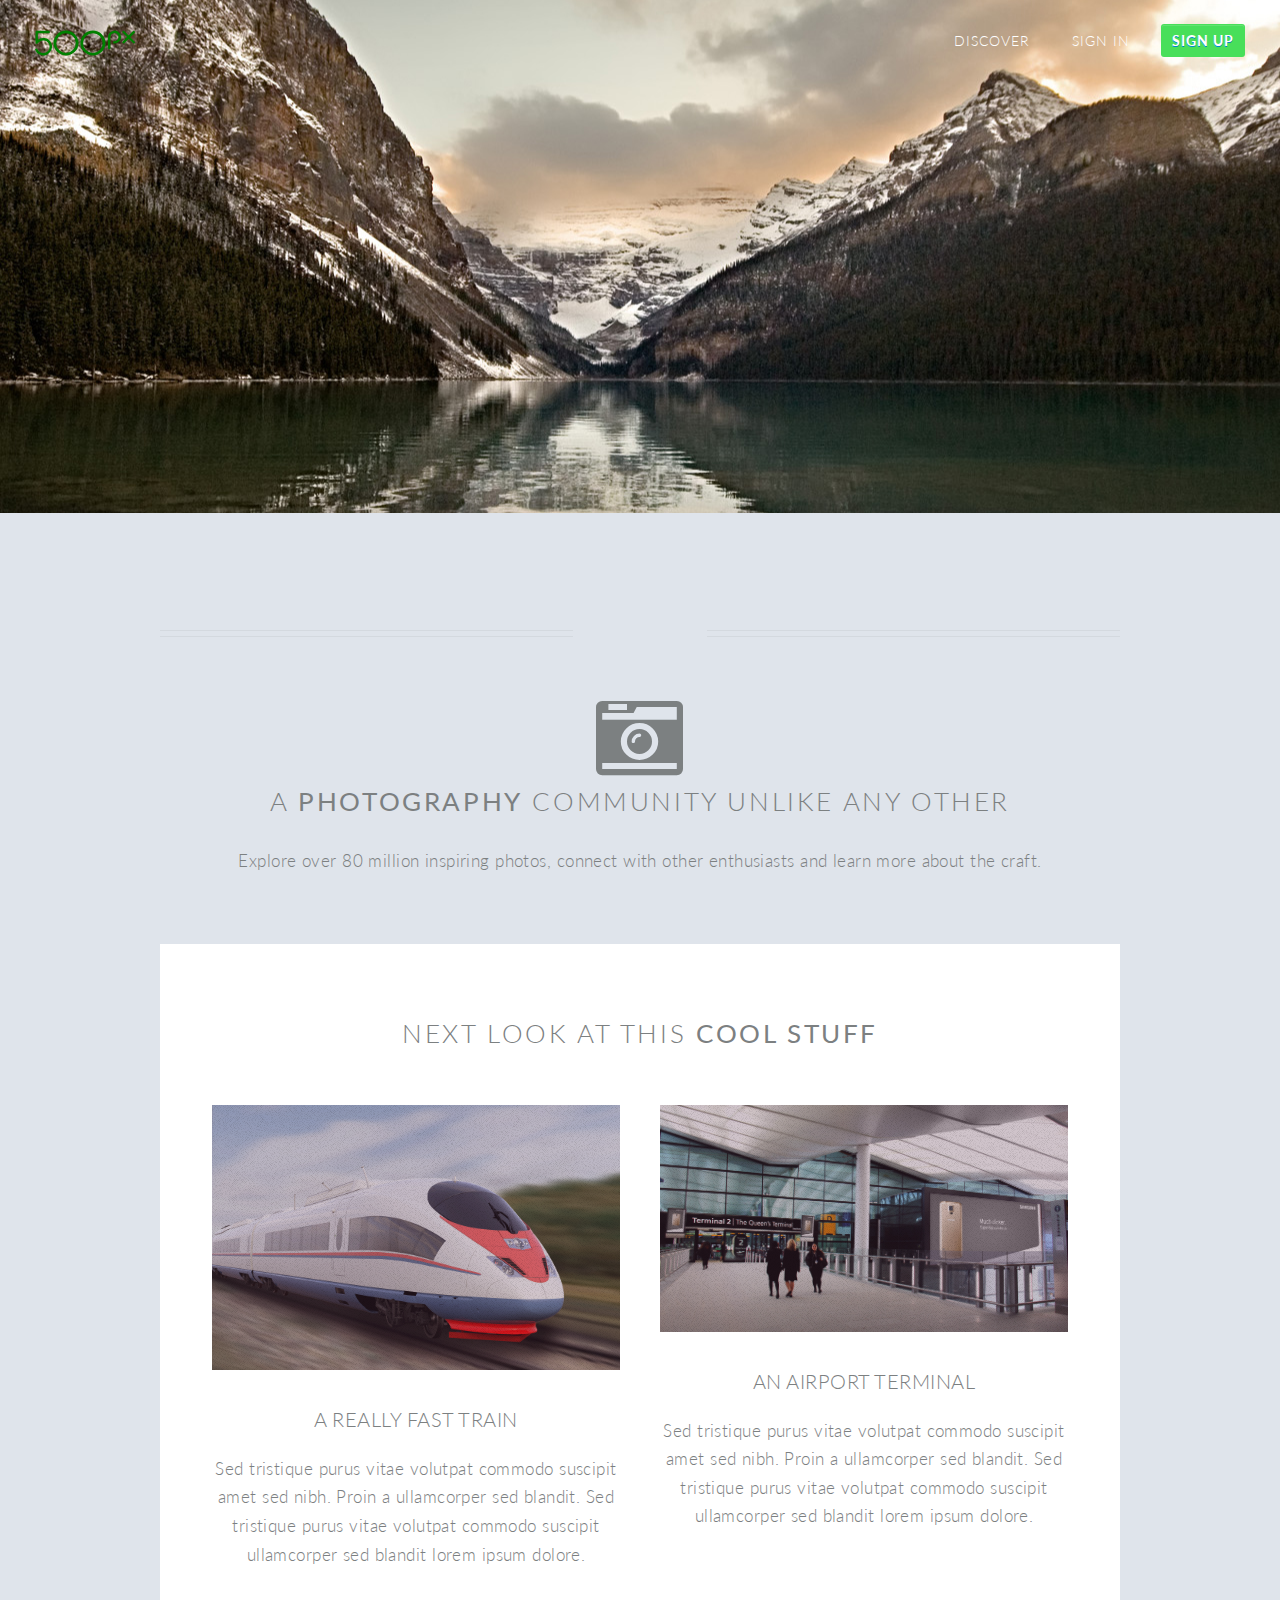
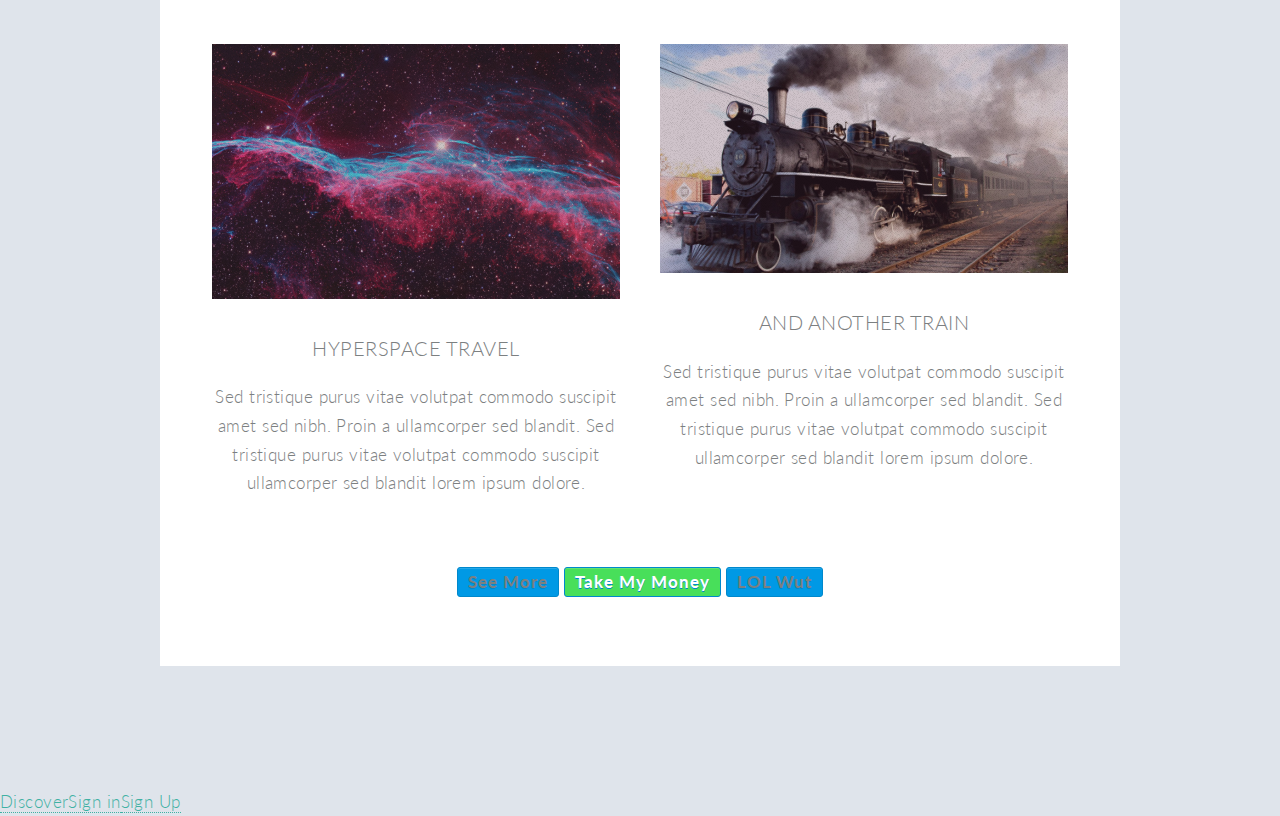
<file: index.html>
<!DOCTYPE HTML>
<html>
	<head>
		<title>500px</title>
		<meta charset="utf-8" />
		<meta name="viewport" content="width=device-width, initial-scale=1" />
		<!--[if lte IE 8]><script src="assets/js/ie/html5shiv.js"></script><![endif]-->
		<link rel="stylesheet" href="assets/css/main.css" />
		<!--[if lte IE 8]><link rel="stylesheet" href="assets/css/ie8.css" /><![endif]-->
		<!--[if lte IE 9]><link rel="stylesheet" href="assets/css/ie9.css" /><![endif]-->
	</head>
	<body class="index">
		<div id="page-wrapper">
			<!-- Header -->
				<header id="header" class="alt">
					<h1 id="logo"><a href="index.html">
						<svg class="px_topnav__logo" id="logo_svg" data-name="Logo SVG" xmlns="http://www.w3.org/2000/svg" viewBox="0 0 80 20">
							<title>logo</title>
						<path d="M24.83,0a10,10,0,1,0,10,10h0A10.09,10.09,0,0,0,24.83,0Zm0,17.9a7.85,7.85,0,1,1,7.8-7.9h0A7.9,7.9,0,0,1,24.83,17.9ZM46.32,0a10,10,0,1,0,10,10h0A10,10,0,0,0,46.32,0Zm0,17.9a7.85,7.85,0,1,1,7.8-7.9h0A7.77,7.77,0,0,1,46.32,17.9ZM7.63,6a6.74,6.74,0,0,0-5.3,1.4V2.1h9c0.3,0,.5-0.1.5-1s-0.4-.9-0.6-0.9H1.33a0.9,0.9,0,0,0-.9.9V9.9c0,0.5.3,0.6,0.8,0.7a0.76,0.76,0,0,0,.9-0.2h0a5.69,5.69,0,0,1,5-2.4,5.2,5.2,0,0,1,4.5,4.4A5.06,5.06,0,0,1,7.23,18H6.63a5.1,5.1,0,0,1-4.7-3.3c-0.1-.3-0.3-0.5-1.1-0.2s-0.9.5-.8,0.8a7.09,7.09,0,0,0,9,4.2,7.09,7.09,0,0,0,4.2-9A7,7,0,0,0,7.63,6ZM63.12,0.1a5.42,5.42,0,0,0-4.8,5.4v8.9c0,0.5.4,0.6,1,.6s1-.1,1-0.6V5.5a3.36,3.36,0,0,1,2.9-3.4,3.29,3.29,0,0,1,2.5.8,3.19,3.19,0,0,1,1.1,2.4,4,4,0,0,1-.7,1.9,3.15,3.15,0,0,1-2.8,1.3h0c-0.4,0-.7,0-0.8.9,0,0.6,0,.9.5,1a4.92,4.92,0,0,0,2.9-.6,5.37,5.37,0,0,0,2.9-4.2A5.18,5.18,0,0,0,64,0,2.77,2.77,0,0,1,63.12.1Zm13.1,5.2,3.6-3.6c0.1-.1.4-0.4-0.2-1.1a1,1,0,0,0-.7-0.4h0a0.52,0.52,0,0,0-.4.2L74.92,4l-3.6-3.7c-0.3-.3-0.6-0.2-1.1.2s-0.5.8-.2,1.1l3.6,3.6L70,8.9h0a0.76,0.76,0,0,0-.2.4,0.84,0.84,0,0,0,.4.7,1.61,1.61,0,0,0,.7.4h0a1.06,1.06,0,0,0,.5-0.2L75,6.6l3.6,3.6a0.52,0.52,0,0,0,.4.2h0a1,1,0,0,0,.7-0.4c0.3-.4.4-0.8,0.1-1Z" transform="translate(0)"/>
						</svg>
						</a>
					</h1>
					
					<nav id="nav">
						<ul>
							<li><a href="#">Discover</a></li> <!---	kogato sme na stranica da pishem - > class="current"   --->
							<li><a href="sign-in.html">Sign in</a></li>
							<li><a href="sign-up.html" class="button special" class="signup">Sign Up</a></li>
						</ul>
					</nav>
				</header>

			<!-- Banner -->
				<section id="banner">

					<div class="inner">

						<header>
							<h3>Home to everyone’s best photos</h3>
						</header>
						<br/>
						<p>
							Showcase your work, license amazing photos, and stay inspired.
						</p>
						<br/>
						<footer>
							<ul class="buttons vertical">
								<li><a href="#main" class="button fit scrolly">Get started</a></li>
							</ul>
						</footer>

					</div>

				</section>

			<!-- Main -->
				<article id="main">

					<header class="special container">

						<span class="fa fa-camera-retro fa-5x"></span>
						<h2>A <strong>photography</strong> community unlike any other<br/></h2>
						<p>Explore over 80 million inspiring photos, connect with other enthusiasts and learn more about the craft.
						<br /></p>
					</header>

					<!-- Three -->
						<section class="wrapper style3 container special">

							<header class="major">
								<h2>Next look at this <strong>cool stuff</strong></h2>
							</header>

							<div class="row">
								<div class="6u 12u(narrower)">

									<section>
										<a href="#" class="image featured"><img src="images/pic01.jpg" alt="" /></a>
										<header>
											<h3>A Really Fast Train</h3>
										</header>
										<p>Sed tristique purus vitae volutpat commodo suscipit amet sed nibh. Proin a ullamcorper sed blandit. Sed tristique purus vitae volutpat commodo suscipit ullamcorper sed blandit lorem ipsum dolore.</p>
									</section>

								</div>
								<div class="6u 12u(narrower)">

									<section>
										<a href="#" class="image featured"><img src="images/pic02.jpg" alt="" /></a>
										<header>
											<h3>An Airport Terminal</h3>
										</header>
										<p>Sed tristique purus vitae volutpat commodo suscipit amet sed nibh. Proin a ullamcorper sed blandit. Sed tristique purus vitae volutpat commodo suscipit ullamcorper sed blandit lorem ipsum dolore.</p>
									</section>

								</div>
							</div>
							<div class="row">
								<div class="6u 12u(narrower)">

									<section>
										<a href="#" class="image featured"><img src="images/pic03.jpg" alt="" /></a>
										<header>
											<h3>Hyperspace Travel</h3>
										</header>
										<p>Sed tristique purus vitae volutpat commodo suscipit amet sed nibh. Proin a ullamcorper sed blandit. Sed tristique purus vitae volutpat commodo suscipit ullamcorper sed blandit lorem ipsum dolore.</p>
									</section>

								</div>
								<div class="6u 12u(narrower)">

									<section>
										<a href="#" class="image featured"><img src="images/pic04.jpg" alt="" /></a>
										<header>
											<h3>And Another Train</h3>
										</header>
										<p>Sed tristique purus vitae volutpat commodo suscipit amet sed nibh. Proin a ullamcorper sed blandit. Sed tristique purus vitae volutpat commodo suscipit ullamcorper sed blandit lorem ipsum dolore.</p>
									</section>

								</div>
							</div>

							<footer class="major">
								<ul class="buttons">
									<li><a href="#" class="button">See More</a></li>
									<li><a href="#" class="button special">Take My Money</a></li>
								<li><a href="#" class="button">LOL Wut</a></li>
								</ul>
							</footer>
						</section>
						
						
				</article>

		</div>

		<!-- Scripts -->
			<script src="assets/js/jquery.min.js"></script>
			<script src="assets/js/jquery.dropotron.min.js"></script>
			<script src="assets/js/jquery.scrolly.min.js"></script>
			<script src="assets/js/jquery.scrollgress.min.js"></script>
			<script src="assets/js/skel.min.js"></script>
			<script src="assets/js/util.js"></script>
			<!--[if lte IE 8]><script src="assets/js/ie/respond.min.js"></script><![endif]-->
			<script src="assets/js/main.js"></script>

	</body>
</html>
</file>
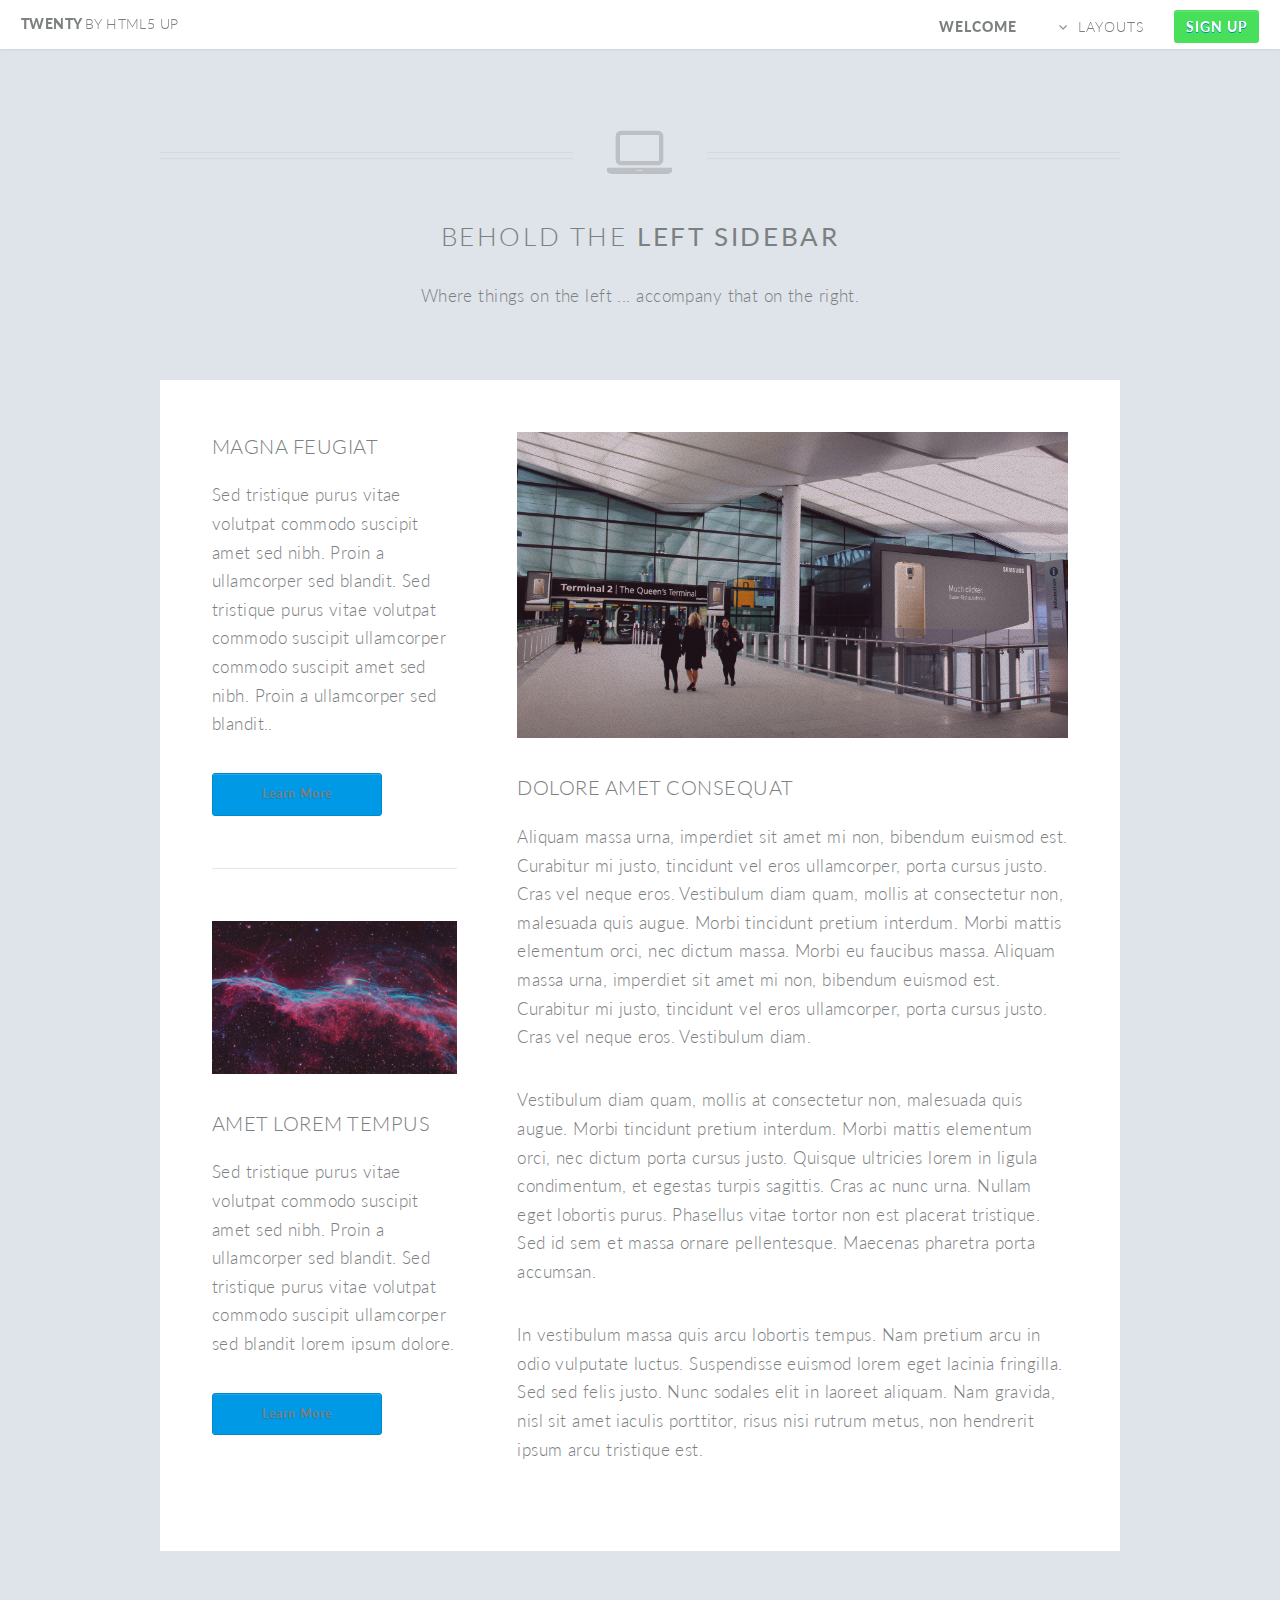
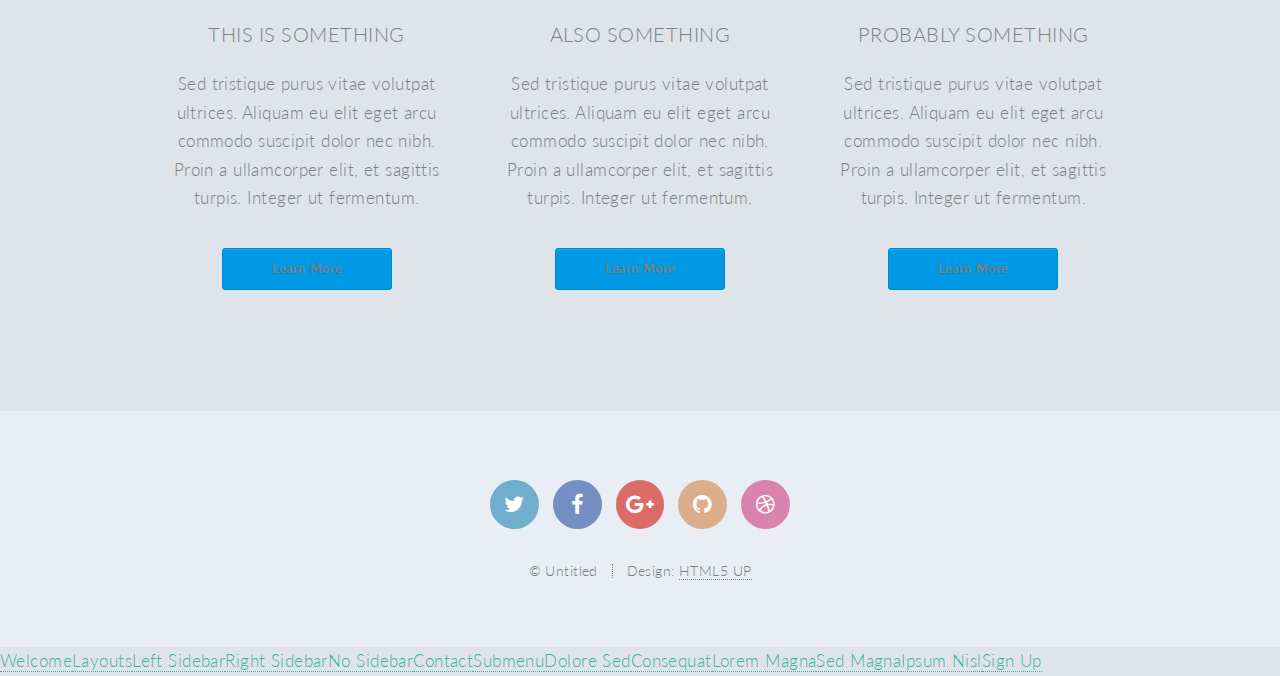
<file: left-sidebar.html>
<!DOCTYPE HTML>
<!--
	Twenty by HTML5 UP
	html5up.net | @ajlkn
	Free for personal and commercial use under the CCA 3.0 license (html5up.net/license)
-->
<html>
	<head>
		<title>Left Sidebar - Twenty by HTML5 UP</title>
		<meta charset="utf-8" />
		<meta name="viewport" content="width=device-width, initial-scale=1" />
		<!--[if lte IE 8]><script src="assets/js/ie/html5shiv.js"></script><![endif]-->
		<link rel="stylesheet" href="assets/css/main.css" />
		<!--[if lte IE 8]><link rel="stylesheet" href="assets/css/ie8.css" /><![endif]-->
		<!--[if lte IE 9]><link rel="stylesheet" href="assets/css/ie9.css" /><![endif]-->
	</head>
	<body class="left-sidebar">
		<div id="page-wrapper">

			<!-- Header -->
				<header id="header">
					<h1 id="logo"><a href="index.html">Twenty <span>by HTML5 UP</span></a></h1>
					<nav id="nav">
						<ul>
							<li class="current"><a href="index.html">Welcome</a></li>
							<li class="submenu">
								<a href="#">Layouts</a>
								<ul>
									<li><a href="left-sidebar.html">Left Sidebar</a></li>
									<li><a href="right-sidebar.html">Right Sidebar</a></li>
									<li><a href="no-sidebar.html">No Sidebar</a></li>
									<li><a href="contact.html">Contact</a></li>
									<li class="submenu">
										<a href="#">Submenu</a>
										<ul>
											<li><a href="#">Dolore Sed</a></li>
											<li><a href="#">Consequat</a></li>
											<li><a href="#">Lorem Magna</a></li>
											<li><a href="#">Sed Magna</a></li>
											<li><a href="#">Ipsum Nisl</a></li>
										</ul>
									</li>
								</ul>
							</li>
							<li><a href="#" class="button special">Sign Up</a></li>
						</ul>
					</nav>
				</header>

			<!-- Main -->
				<article id="main">

					<header class="special container">
						<span class="icon fa-laptop"></span>
						<h2>Behold the <strong>Left Sidebar</strong></h2>
						<p>Where things on the left ... accompany that on the right.</p>
					</header>

					<!-- One -->
						<section class="wrapper style4 container">

							<div class="row 150%">
								<div class="4u 12u(narrower)">

									<!-- Sidebar -->
										<div class="sidebar">
											<section>
												<header>
													<h3>Magna Feugiat</h3>
												</header>
												<p>Sed tristique purus vitae volutpat commodo suscipit amet sed nibh. Proin a ullamcorper sed blandit. Sed tristique purus vitae volutpat commodo suscipit ullamcorper commodo suscipit amet sed nibh. Proin a ullamcorper sed blandit..</p>
												<footer>
													<ul class="buttons">
														<li><a href="#" class="button small">Learn More</a></li>
													</ul>
												</footer>
											</section>

											<section>
												<a href="#" class="image featured"><img src="images/pic03.jpg" alt="" /></a>
												<header>
													<h3>Amet Lorem Tempus</h3>
												</header>
												<p>Sed tristique purus vitae volutpat commodo suscipit amet sed nibh. Proin a ullamcorper sed blandit. Sed tristique purus vitae volutpat commodo suscipit ullamcorper sed blandit lorem ipsum dolore.</p>
												<footer>
													<ul class="buttons">
														<li><a href="#" class="button small">Learn More</a></li>
													</ul>
												</footer>
											</section>
										</div>

								</div>
								<div class="8u 12u(narrower) important(narrower)">

									<!-- Content -->
										<div class="content">
											<section>
												<a href="#" class="image featured"><img src="images/pic02.jpg" alt="" /></a>
												<header>
													<h3>Dolore Amet Consequat</h3>
												</header>
												<p>Aliquam massa urna, imperdiet sit amet mi non, bibendum euismod est. Curabitur mi justo, tincidunt vel eros ullamcorper, porta cursus justo. Cras vel neque eros. Vestibulum diam quam, mollis at consectetur non, malesuada quis augue. Morbi tincidunt pretium interdum. Morbi mattis elementum orci, nec dictum massa. Morbi eu faucibus massa. Aliquam massa urna, imperdiet sit amet mi non, bibendum euismod est. Curabitur mi justo, tincidunt vel eros ullamcorper, porta cursus justo. Cras vel neque eros. Vestibulum diam.</p>
												<p>Vestibulum diam quam, mollis at consectetur non, malesuada quis augue. Morbi tincidunt pretium interdum. Morbi mattis elementum orci, nec dictum porta cursus justo. Quisque ultricies lorem in ligula condimentum, et egestas turpis sagittis. Cras ac nunc urna. Nullam eget lobortis purus. Phasellus vitae tortor non est placerat tristique. Sed id sem et massa ornare pellentesque. Maecenas pharetra porta accumsan. </p>
												<p>In vestibulum massa quis arcu lobortis tempus. Nam pretium arcu in odio vulputate luctus. Suspendisse euismod lorem eget lacinia fringilla. Sed sed felis justo. Nunc sodales elit in laoreet aliquam. Nam gravida, nisl sit amet iaculis porttitor, risus nisi rutrum metus, non hendrerit ipsum arcu tristique est.</p>
											</section>
										</div>

								</div>
							</div>
						</section>

					<!-- Two -->
						<section class="wrapper style1 container special">
							<div class="row">
								<div class="4u 12u(narrower)">

									<section>
										<header>
											<h3>This is Something</h3>
										</header>
										<p>Sed tristique purus vitae volutpat ultrices. Aliquam eu elit eget arcu commodo suscipit dolor nec nibh. Proin a ullamcorper elit, et sagittis turpis. Integer ut fermentum.</p>
										<footer>
											<ul class="buttons">
												<li><a href="#" class="button small">Learn More</a></li>
											</ul>
										</footer>
									</section>

								</div>
								<div class="4u 12u(narrower)">

									<section>
										<header>
											<h3>Also Something</h3>
										</header>
										<p>Sed tristique purus vitae volutpat ultrices. Aliquam eu elit eget arcu commodo suscipit dolor nec nibh. Proin a ullamcorper elit, et sagittis turpis. Integer ut fermentum.</p>
										<footer>
											<ul class="buttons">
												<li><a href="#" class="button small">Learn More</a></li>
											</ul>
										</footer>
									</section>

								</div>
								<div class="4u 12u(narrower)">

									<section>
										<header>
											<h3>Probably Something</h3>
										</header>
										<p>Sed tristique purus vitae volutpat ultrices. Aliquam eu elit eget arcu commodo suscipit dolor nec nibh. Proin a ullamcorper elit, et sagittis turpis. Integer ut fermentum.</p>
										<footer>
											<ul class="buttons">
												<li><a href="#" class="button small">Learn More</a></li>
											</ul>
										</footer>
									</section>

								</div>
							</div>
						</section>

				</article>

			<!-- Footer -->
				<footer id="footer">

					<ul class="icons">
						<li><a href="#" class="icon circle fa-twitter"><span class="label">Twitter</span></a></li>
						<li><a href="#" class="icon circle fa-facebook"><span class="label">Facebook</span></a></li>
						<li><a href="#" class="icon circle fa-google-plus"><span class="label">Google+</span></a></li>
						<li><a href="#" class="icon circle fa-github"><span class="label">Github</span></a></li>
						<li><a href="#" class="icon circle fa-dribbble"><span class="label">Dribbble</span></a></li>
					</ul>

					<ul class="copyright">
						<li>&copy; Untitled</li><li>Design: <a href="http://html5up.net">HTML5 UP</a></li>
					</ul>

				</footer>

		</div>

		<!-- Scripts -->
			<script src="assets/js/jquery.min.js"></script>
			<script src="assets/js/jquery.dropotron.min.js"></script>
			<script src="assets/js/jquery.scrolly.min.js"></script>
			<script src="assets/js/jquery.scrollgress.min.js"></script>
			<script src="assets/js/skel.min.js"></script>
			<script src="assets/js/util.js"></script>
			<!--[if lte IE 8]><script src="assets/js/ie/respond.min.js"></script><![endif]-->
			<script src="assets/js/main.js"></script>

	</body>
</html>
</file>
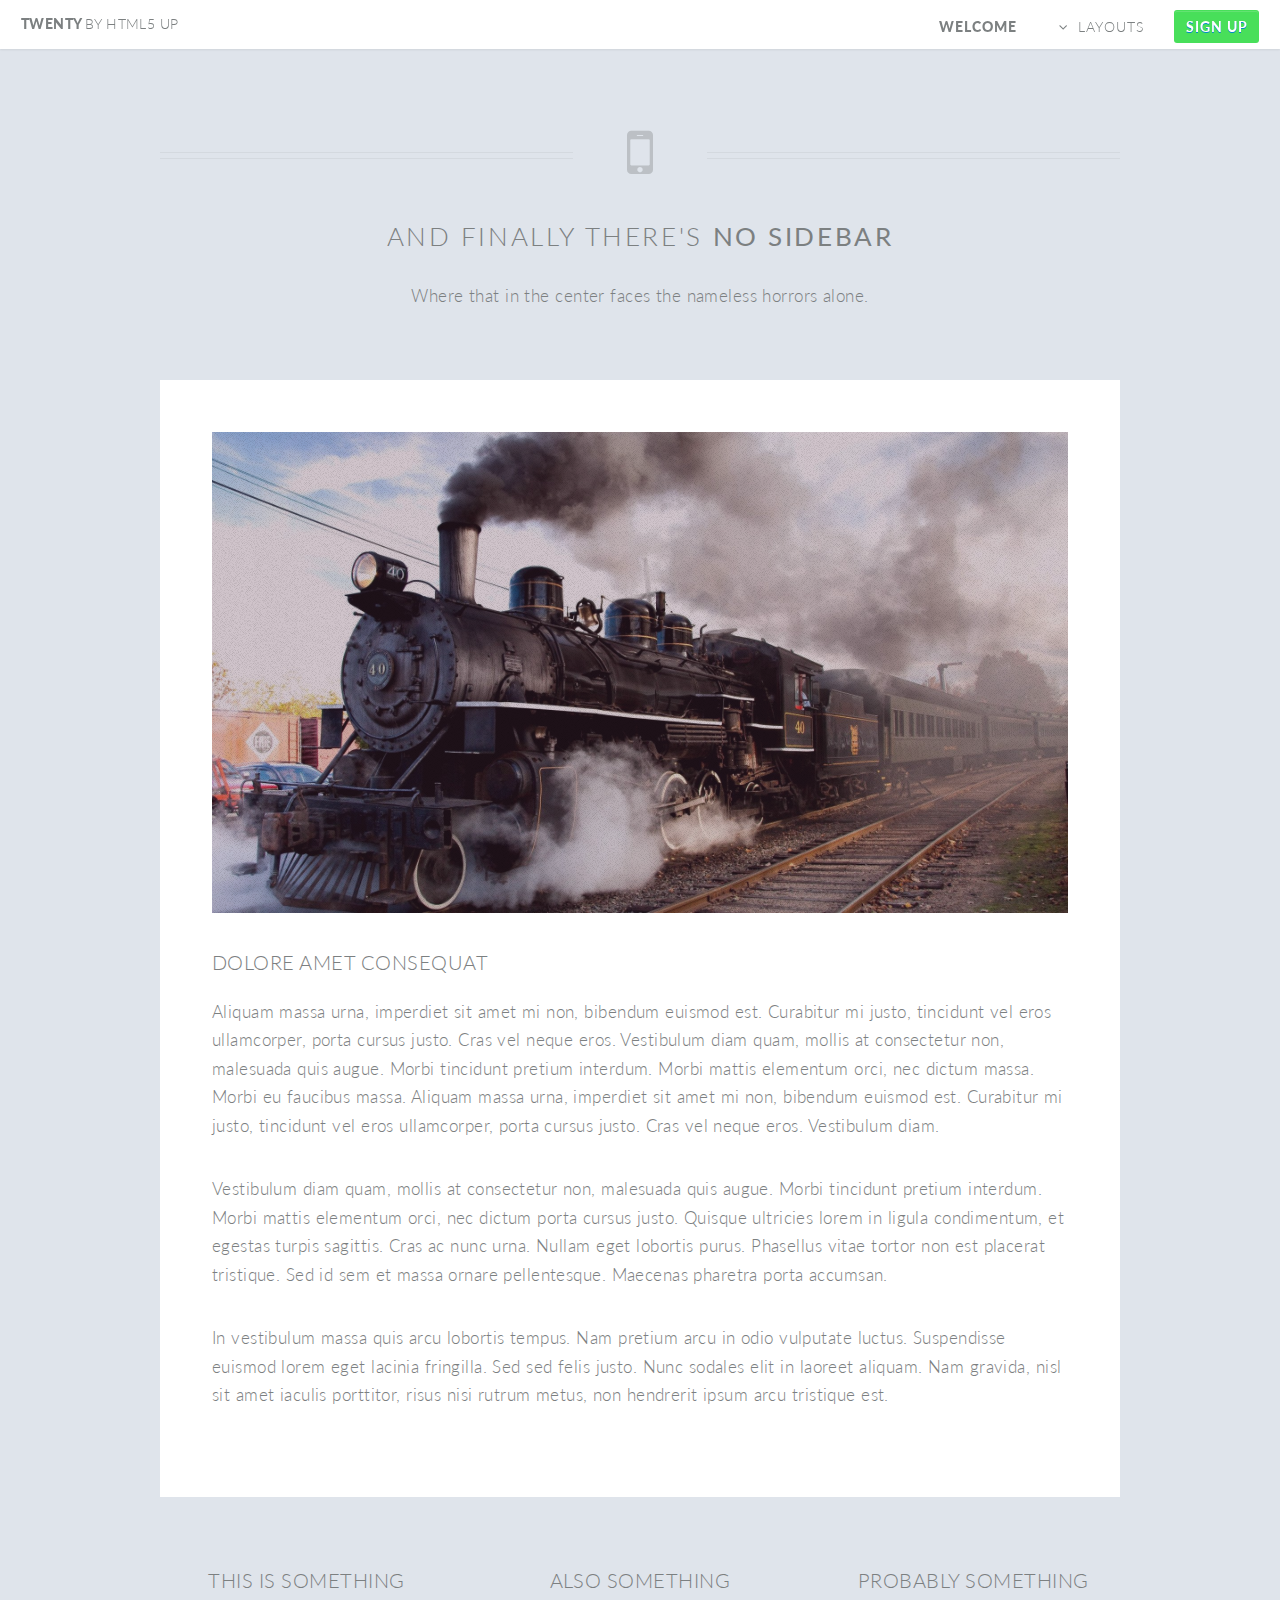
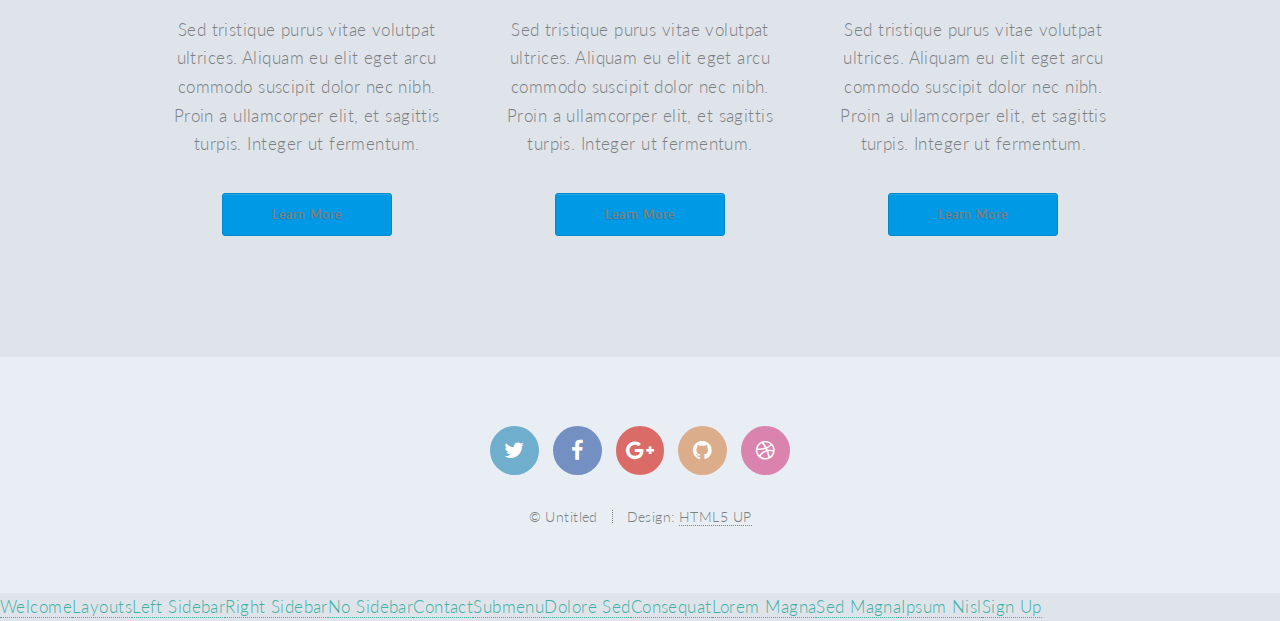
<file: no-sidebar.html>
<!DOCTYPE HTML>
<!--
	Twenty by HTML5 UP
	html5up.net | @ajlkn
	Free for personal and commercial use under the CCA 3.0 license (html5up.net/license)
-->
<html>
	<head>
		<title>No Sidebar - Twenty by HTML5 UP</title>
		<meta charset="utf-8" />
		<meta name="viewport" content="width=device-width, initial-scale=1" />
		<!--[if lte IE 8]><script src="assets/js/ie/html5shiv.js"></script><![endif]-->
		<link rel="stylesheet" href="assets/css/main.css" />
		<!--[if lte IE 8]><link rel="stylesheet" href="assets/css/ie8.css" /><![endif]-->
		<!--[if lte IE 9]><link rel="stylesheet" href="assets/css/ie9.css" /><![endif]-->
	</head>
	<body class="no-sidebar">
		<div id="page-wrapper">

			<!-- Header -->
				<header id="header">
					<h1 id="logo"><a href="index.html">Twenty <span>by HTML5 UP</span></a></h1>
					<nav id="nav">
						<ul>
							<li class="current"><a href="index.html">Welcome</a></li>
							<li class="submenu">
								<a href="#">Layouts</a>
								<ul>
									<li><a href="left-sidebar.html">Left Sidebar</a></li>
									<li><a href="right-sidebar.html">Right Sidebar</a></li>
									<li><a href="no-sidebar.html">No Sidebar</a></li>
									<li><a href="contact.html">Contact</a></li>
									<li class="submenu">
										<a href="#">Submenu</a>
										<ul>
											<li><a href="#">Dolore Sed</a></li>
											<li><a href="#">Consequat</a></li>
											<li><a href="#">Lorem Magna</a></li>
											<li><a href="#">Sed Magna</a></li>
											<li><a href="#">Ipsum Nisl</a></li>
										</ul>
									</li>
								</ul>
							</li>
							<li><a href="#" class="button special">Sign Up</a></li>
						</ul>
					</nav>
				</header>

			<!-- Main -->
				<article id="main">

					<header class="special container">
						<span class="icon fa-mobile"></span>
						<h2>And finally there's <strong>No Sidebar</strong></h2>
						<p>Where that in the center faces the nameless horrors alone.</p>
					</header>

					<!-- One -->
						<section class="wrapper style4 container">

							<!-- Content -->
								<div class="content">
									<section>
										<a href="#" class="image featured"><img src="images/pic04.jpg" alt="" /></a>
										<header>
											<h3>Dolore Amet Consequat</h3>
										</header>
										<p>Aliquam massa urna, imperdiet sit amet mi non, bibendum euismod est. Curabitur mi justo, tincidunt vel eros ullamcorper, porta cursus justo. Cras vel neque eros. Vestibulum diam quam, mollis at consectetur non, malesuada quis augue. Morbi tincidunt pretium interdum. Morbi mattis elementum orci, nec dictum massa. Morbi eu faucibus massa. Aliquam massa urna, imperdiet sit amet mi non, bibendum euismod est. Curabitur mi justo, tincidunt vel eros ullamcorper, porta cursus justo. Cras vel neque eros. Vestibulum diam.</p>
										<p>Vestibulum diam quam, mollis at consectetur non, malesuada quis augue. Morbi tincidunt pretium interdum. Morbi mattis elementum orci, nec dictum porta cursus justo. Quisque ultricies lorem in ligula condimentum, et egestas turpis sagittis. Cras ac nunc urna. Nullam eget lobortis purus. Phasellus vitae tortor non est placerat tristique. Sed id sem et massa ornare pellentesque. Maecenas pharetra porta accumsan. </p>
										<p>In vestibulum massa quis arcu lobortis tempus. Nam pretium arcu in odio vulputate luctus. Suspendisse euismod lorem eget lacinia fringilla. Sed sed felis justo. Nunc sodales elit in laoreet aliquam. Nam gravida, nisl sit amet iaculis porttitor, risus nisi rutrum metus, non hendrerit ipsum arcu tristique est.</p>
									</section>
								</div>

						</section>

					<!-- Two -->
						<section class="wrapper style1 container special">
							<div class="row">
								<div class="4u 12u(narrower)">

									<section>
										<header>
											<h3>This is Something</h3>
										</header>
										<p>Sed tristique purus vitae volutpat ultrices. Aliquam eu elit eget arcu commodo suscipit dolor nec nibh. Proin a ullamcorper elit, et sagittis turpis. Integer ut fermentum.</p>
										<footer>
											<ul class="buttons">
												<li><a href="#" class="button small">Learn More</a></li>
											</ul>
										</footer>
									</section>

								</div>
								<div class="4u 12u(narrower)">

									<section>
										<header>
											<h3>Also Something</h3>
										</header>
										<p>Sed tristique purus vitae volutpat ultrices. Aliquam eu elit eget arcu commodo suscipit dolor nec nibh. Proin a ullamcorper elit, et sagittis turpis. Integer ut fermentum.</p>
										<footer>
											<ul class="buttons">
												<li><a href="#" class="button small">Learn More</a></li>
											</ul>
										</footer>
									</section>

								</div>
								<div class="4u 12u(narrower)">

									<section>
										<header>
											<h3>Probably Something</h3>
										</header>
										<p>Sed tristique purus vitae volutpat ultrices. Aliquam eu elit eget arcu commodo suscipit dolor nec nibh. Proin a ullamcorper elit, et sagittis turpis. Integer ut fermentum.</p>
										<footer>
											<ul class="buttons">
												<li><a href="#" class="button small">Learn More</a></li>
											</ul>
										</footer>
									</section>

								</div>
							</div>
						</section>

				</article>

			<!-- Footer -->
				<footer id="footer">

					<ul class="icons">
						<li><a href="#" class="icon circle fa-twitter"><span class="label">Twitter</span></a></li>
						<li><a href="#" class="icon circle fa-facebook"><span class="label">Facebook</span></a></li>
						<li><a href="#" class="icon circle fa-google-plus"><span class="label">Google+</span></a></li>
						<li><a href="#" class="icon circle fa-github"><span class="label">Github</span></a></li>
						<li><a href="#" class="icon circle fa-dribbble"><span class="label">Dribbble</span></a></li>
					</ul>

					<ul class="copyright">
						<li>&copy; Untitled</li><li>Design: <a href="http://html5up.net">HTML5 UP</a></li>
					</ul>

				</footer>

		</div>

		<!-- Scripts -->
			<script src="assets/js/jquery.min.js"></script>
			<script src="assets/js/jquery.dropotron.min.js"></script>
			<script src="assets/js/jquery.scrolly.min.js"></script>
			<script src="assets/js/jquery.scrollgress.min.js"></script>
			<script src="assets/js/skel.min.js"></script>
			<script src="assets/js/util.js"></script>
			<!--[if lte IE 8]><script src="assets/js/ie/respond.min.js"></script><![endif]-->
			<script src="assets/js/main.js"></script>

	</body>
</html>
</file>
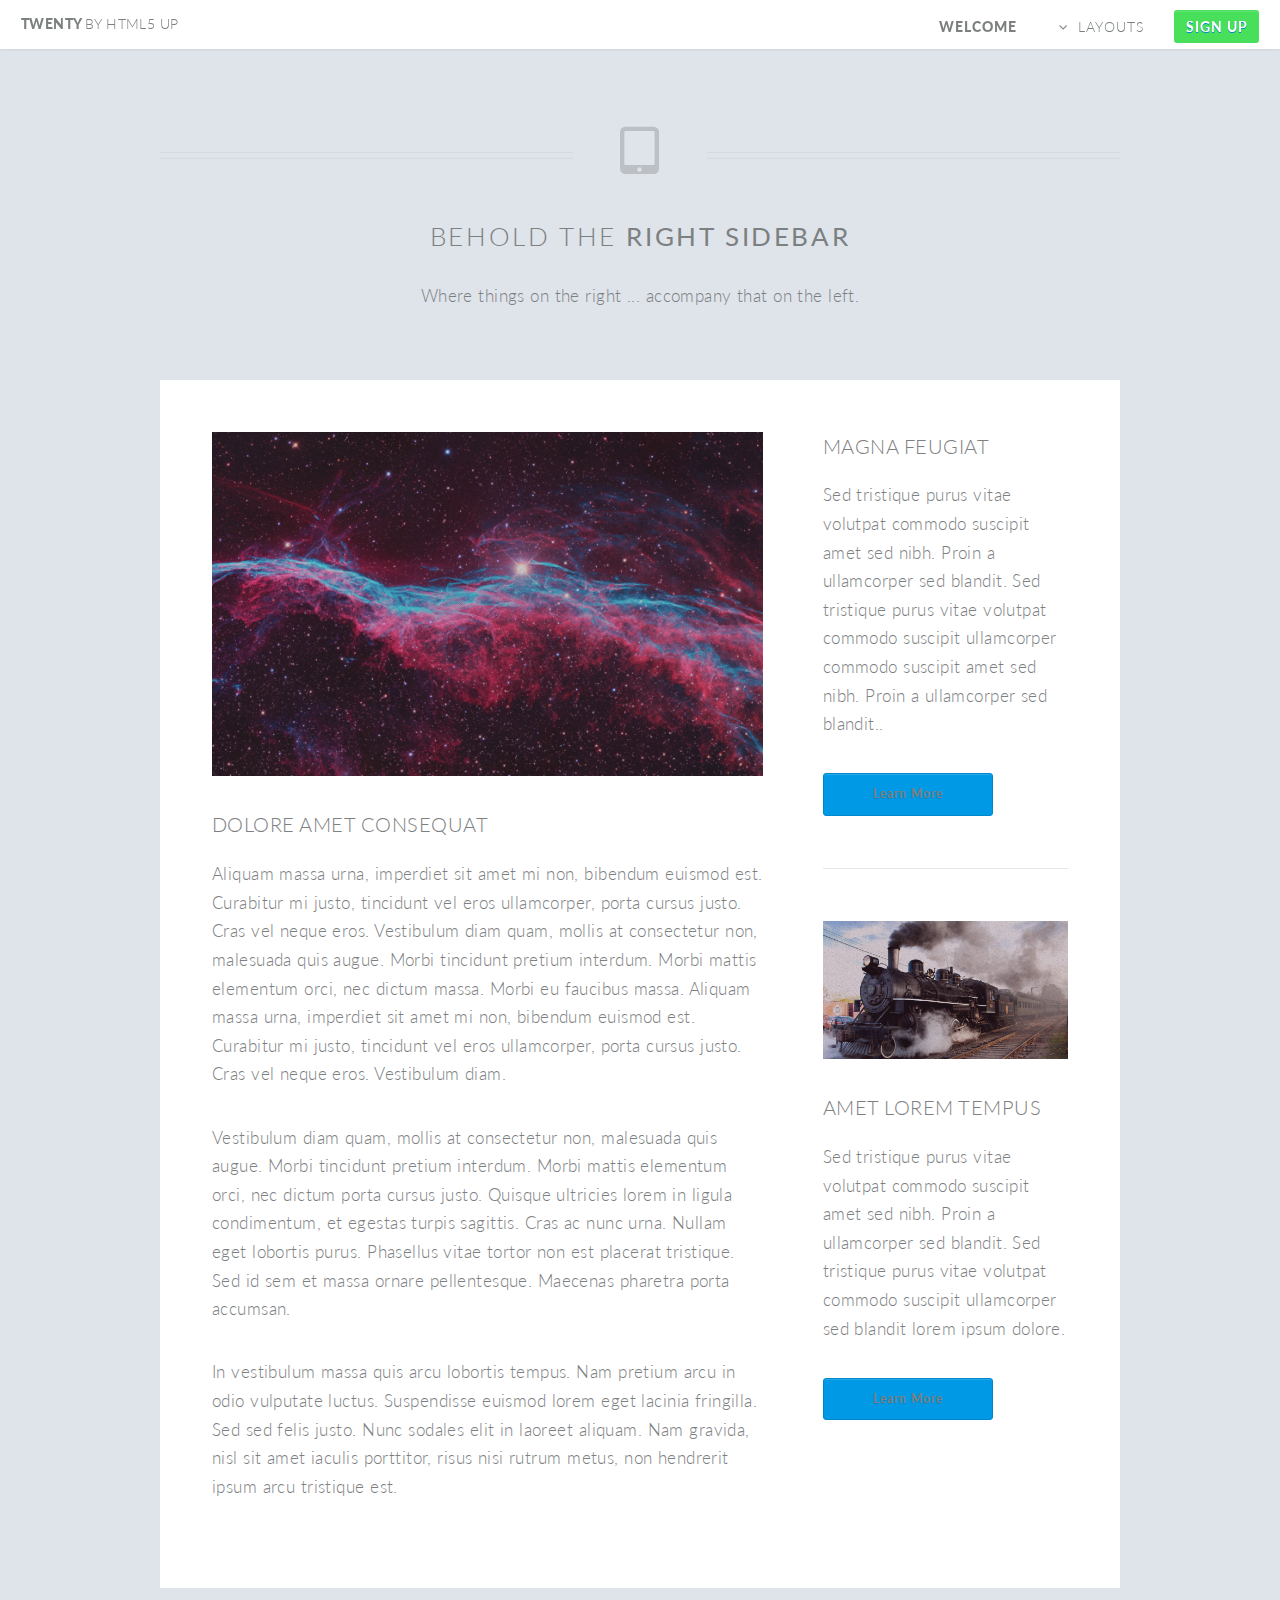
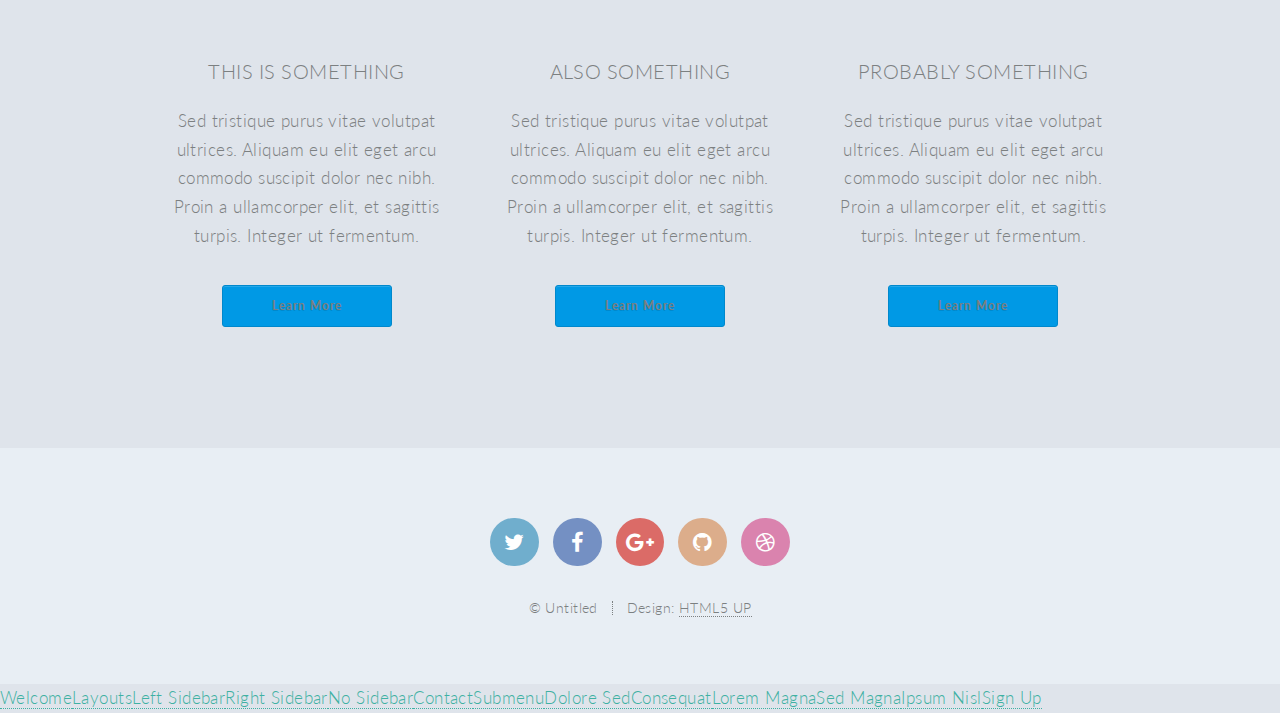
<file: right-sidebar.html>
<!DOCTYPE HTML>
<!--
	Twenty by HTML5 UP
	html5up.net | @ajlkn
	Free for personal and commercial use under the CCA 3.0 license (html5up.net/license)
-->
<html>
	<head>
		<title>Right Sidebar - Twenty by HTML5 UP</title>
		<meta charset="utf-8" />
		<meta name="viewport" content="width=device-width, initial-scale=1" />
		<!--[if lte IE 8]><script src="assets/js/ie/html5shiv.js"></script><![endif]-->
		<link rel="stylesheet" href="assets/css/main.css" />
		<!--[if lte IE 8]><link rel="stylesheet" href="assets/css/ie8.css" /><![endif]-->
		<!--[if lte IE 9]><link rel="stylesheet" href="assets/css/ie9.css" /><![endif]-->
	</head>
	<body class="right-sidebar">
		<div id="page-wrapper">

			<!-- Header -->
				<header id="header">
					<h1 id="logo"><a href="index.html">Twenty <span>by HTML5 UP</span></a></h1>
					<nav id="nav">
						<ul>
							<li class="current"><a href="index.html">Welcome</a></li>
							<li class="submenu">
								<a href="#">Layouts</a>
								<ul>
									<li><a href="left-sidebar.html">Left Sidebar</a></li>
									<li><a href="right-sidebar.html">Right Sidebar</a></li>
									<li><a href="no-sidebar.html">No Sidebar</a></li>
									<li><a href="contact.html">Contact</a></li>
									<li class="submenu">
										<a href="#">Submenu</a>
										<ul>
											<li><a href="#">Dolore Sed</a></li>
											<li><a href="#">Consequat</a></li>
											<li><a href="#">Lorem Magna</a></li>
											<li><a href="#">Sed Magna</a></li>
											<li><a href="#">Ipsum Nisl</a></li>
										</ul>
									</li>
								</ul>
							</li>
							<li><a href="#" class="button special">Sign Up</a></li>
						</ul>
					</nav>
				</header>

			<!-- Main -->
				<article id="main">

					<header class="special container">
						<span class="icon fa-tablet"></span>
						<h2>Behold the <strong>Right Sidebar</strong></h2>
						<p>Where things on the right ... accompany that on the left.</p>
					</header>

					<!-- One -->
						<section class="wrapper style4 container">

							<div class="row 150%">
								<div class="8u 12u(narrower)">

									<!-- Content -->
										<div class="content">
											<section>
												<a href="#" class="image featured"><img src="images/pic03.jpg" alt="" /></a>
												<header>
													<h3>Dolore Amet Consequat</h3>
												</header>
												<p>Aliquam massa urna, imperdiet sit amet mi non, bibendum euismod est. Curabitur mi justo, tincidunt vel eros ullamcorper, porta cursus justo. Cras vel neque eros. Vestibulum diam quam, mollis at consectetur non, malesuada quis augue. Morbi tincidunt pretium interdum. Morbi mattis elementum orci, nec dictum massa. Morbi eu faucibus massa. Aliquam massa urna, imperdiet sit amet mi non, bibendum euismod est. Curabitur mi justo, tincidunt vel eros ullamcorper, porta cursus justo. Cras vel neque eros. Vestibulum diam.</p>
												<p>Vestibulum diam quam, mollis at consectetur non, malesuada quis augue. Morbi tincidunt pretium interdum. Morbi mattis elementum orci, nec dictum porta cursus justo. Quisque ultricies lorem in ligula condimentum, et egestas turpis sagittis. Cras ac nunc urna. Nullam eget lobortis purus. Phasellus vitae tortor non est placerat tristique. Sed id sem et massa ornare pellentesque. Maecenas pharetra porta accumsan. </p>
												<p>In vestibulum massa quis arcu lobortis tempus. Nam pretium arcu in odio vulputate luctus. Suspendisse euismod lorem eget lacinia fringilla. Sed sed felis justo. Nunc sodales elit in laoreet aliquam. Nam gravida, nisl sit amet iaculis porttitor, risus nisi rutrum metus, non hendrerit ipsum arcu tristique est.</p>
											</section>
										</div>

								</div>
								<div class="4u 12u(narrower)">

									<!-- Sidebar -->
										<div class="sidebar">
											<section>
												<header>
													<h3>Magna Feugiat</h3>
												</header>
												<p>Sed tristique purus vitae volutpat commodo suscipit amet sed nibh. Proin a ullamcorper sed blandit. Sed tristique purus vitae volutpat commodo suscipit ullamcorper commodo suscipit amet sed nibh. Proin a ullamcorper sed blandit..</p>
												<footer>
													<ul class="buttons">
														<li><a href="#" class="button small">Learn More</a></li>
													</ul>
												</footer>
											</section>

											<section>
												<a href="#" class="image featured"><img src="images/pic04.jpg" alt="" /></a>
												<header>
													<h3>Amet Lorem Tempus</h3>
												</header>
												<p>Sed tristique purus vitae volutpat commodo suscipit amet sed nibh. Proin a ullamcorper sed blandit. Sed tristique purus vitae volutpat commodo suscipit ullamcorper sed blandit lorem ipsum dolore.</p>
												<footer>
													<ul class="buttons">
														<li><a href="#" class="button small">Learn More</a></li>
													</ul>
												</footer>
											</section>
										</div>

								</div>
							</div>
						</section>

					<!-- Two -->
						<section class="wrapper style1 container special">
							<div class="row">
								<div class="4u 12u(narrower)">

									<section>
										<header>
											<h3>This is Something</h3>
										</header>
										<p>Sed tristique purus vitae volutpat ultrices. Aliquam eu elit eget arcu commodo suscipit dolor nec nibh. Proin a ullamcorper elit, et sagittis turpis. Integer ut fermentum.</p>
										<footer>
											<ul class="buttons">
												<li><a href="#" class="button small">Learn More</a></li>
											</ul>
										</footer>
									</section>

								</div>
								<div class="4u 12u(narrower)">

									<section>
										<header>
											<h3>Also Something</h3>
										</header>
										<p>Sed tristique purus vitae volutpat ultrices. Aliquam eu elit eget arcu commodo suscipit dolor nec nibh. Proin a ullamcorper elit, et sagittis turpis. Integer ut fermentum.</p>
										<footer>
											<ul class="buttons">
												<li><a href="#" class="button small">Learn More</a></li>
											</ul>
										</footer>
									</section>

								</div>
								<div class="4u 12u(narrower)">

									<section>
										<header>
											<h3>Probably Something</h3>
										</header>
										<p>Sed tristique purus vitae volutpat ultrices. Aliquam eu elit eget arcu commodo suscipit dolor nec nibh. Proin a ullamcorper elit, et sagittis turpis. Integer ut fermentum.</p>
										<footer>
											<ul class="buttons">
												<li><a href="#" class="button small">Learn More</a></li>
											</ul>
										</footer>
									</section>

								</div>
							</div>
						</section>

				</article>

			<!-- Footer -->
				<footer id="footer">

					<ul class="icons">
						<li><a href="#" class="icon circle fa-twitter"><span class="label">Twitter</span></a></li>
						<li><a href="#" class="icon circle fa-facebook"><span class="label">Facebook</span></a></li>
						<li><a href="#" class="icon circle fa-google-plus"><span class="label">Google+</span></a></li>
						<li><a href="#" class="icon circle fa-github"><span class="label">Github</span></a></li>
						<li><a href="#" class="icon circle fa-dribbble"><span class="label">Dribbble</span></a></li>
					</ul>

					<ul class="copyright">
						<li>&copy; Untitled</li><li>Design: <a href="http://html5up.net">HTML5 UP</a></li>
					</ul>

				</footer>

		</div>

		<!-- Scripts -->
			<script src="assets/js/jquery.min.js"></script>
			<script src="assets/js/jquery.dropotron.min.js"></script>
			<script src="assets/js/jquery.scrolly.min.js"></script>
			<script src="assets/js/jquery.scrollgress.min.js"></script>
			<script src="assets/js/skel.min.js"></script>
			<script src="assets/js/util.js"></script>
			<!--[if lte IE 8]><script src="assets/js/ie/respond.min.js"></script><![endif]-->
			<script src="assets/js/main.js"></script>

	</body>
</html>
</file>
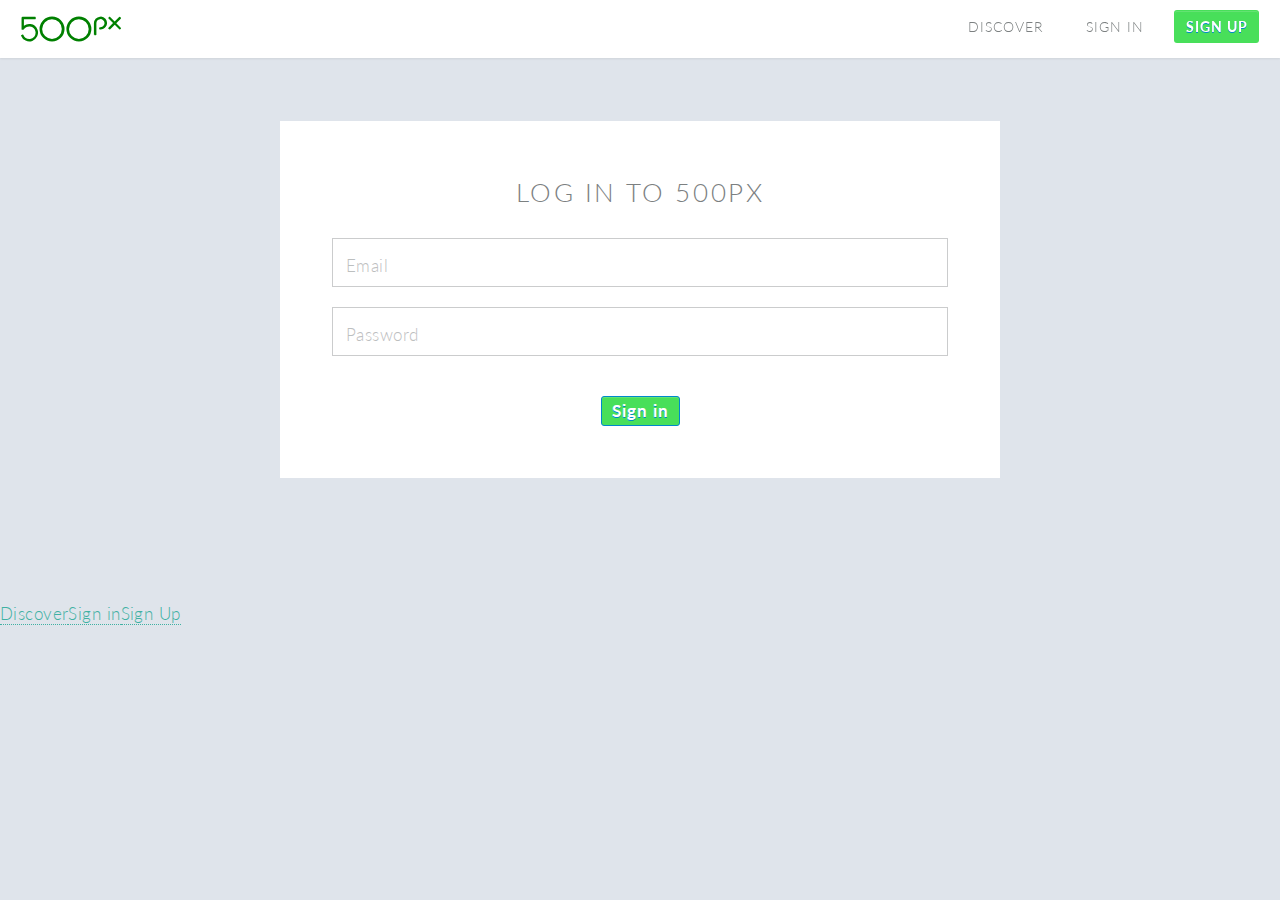
<file: sign-in.html>
<!DOCTYPE HTML>
<html>
	<head>
		<title>500px</title>
		<meta charset="utf-8" />
		<meta name="viewport" content="width=device-width, initial-scale=1" />
		<!--[if lte IE 8]><script src="assets/js/ie/html5shiv.js"></script><![endif]-->
		<link rel="stylesheet" href="assets/css/main.css" />
		<!--[if lte IE 8]><link rel="stylesheet" href="assets/css/ie8.css" /><![endif]-->
		<!--[if lte IE 9]><link rel="stylesheet" href="assets/css/ie9.css" /><![endif]-->
	</head>
	<body class="contact">
		<div id="page-wrapper">

			<!-- Header -->
				<header id="header">
					<h1 id="logo"><a href="index.html">
						<svg class="px_topnav__logo" id="logo_svg" data-name="Logo SVG" xmlns="http://www.w3.org/2000/svg" viewBox="0 0 80 20">
							<title>logo</title>
						<path d="M24.83,0a10,10,0,1,0,10,10h0A10.09,10.09,0,0,0,24.83,0Zm0,17.9a7.85,7.85,0,1,1,7.8-7.9h0A7.9,7.9,0,0,1,24.83,17.9ZM46.32,0a10,10,0,1,0,10,10h0A10,10,0,0,0,46.32,0Zm0,17.9a7.85,7.85,0,1,1,7.8-7.9h0A7.77,7.77,0,0,1,46.32,17.9ZM7.63,6a6.74,6.74,0,0,0-5.3,1.4V2.1h9c0.3,0,.5-0.1.5-1s-0.4-.9-0.6-0.9H1.33a0.9,0.9,0,0,0-.9.9V9.9c0,0.5.3,0.6,0.8,0.7a0.76,0.76,0,0,0,.9-0.2h0a5.69,5.69,0,0,1,5-2.4,5.2,5.2,0,0,1,4.5,4.4A5.06,5.06,0,0,1,7.23,18H6.63a5.1,5.1,0,0,1-4.7-3.3c-0.1-.3-0.3-0.5-1.1-0.2s-0.9.5-.8,0.8a7.09,7.09,0,0,0,9,4.2,7.09,7.09,0,0,0,4.2-9A7,7,0,0,0,7.63,6ZM63.12,0.1a5.42,5.42,0,0,0-4.8,5.4v8.9c0,0.5.4,0.6,1,.6s1-.1,1-0.6V5.5a3.36,3.36,0,0,1,2.9-3.4,3.29,3.29,0,0,1,2.5.8,3.19,3.19,0,0,1,1.1,2.4,4,4,0,0,1-.7,1.9,3.15,3.15,0,0,1-2.8,1.3h0c-0.4,0-.7,0-0.8.9,0,0.6,0,.9.5,1a4.92,4.92,0,0,0,2.9-.6,5.37,5.37,0,0,0,2.9-4.2A5.18,5.18,0,0,0,64,0,2.77,2.77,0,0,1,63.12.1Zm13.1,5.2,3.6-3.6c0.1-.1.4-0.4-0.2-1.1a1,1,0,0,0-.7-0.4h0a0.52,0.52,0,0,0-.4.2L74.92,4l-3.6-3.7c-0.3-.3-0.6-0.2-1.1.2s-0.5.8-.2,1.1l3.6,3.6L70,8.9h0a0.76,0.76,0,0,0-.2.4,0.84,0.84,0,0,0,.4.7,1.61,1.61,0,0,0,.7.4h0a1.06,1.06,0,0,0,.5-0.2L75,6.6l3.6,3.6a0.52,0.52,0,0,0,.4.2h0a1,1,0,0,0,.7-0.4c0.3-.4.4-0.8,0.1-1Z" transform="translate(0)"/>
						</svg>
						</a>
					</h1>
					
					<nav id="nav">
						<ul>
							<li><a href="index.html">Discover</a></li>
							<li><a href="sign-in.html" class="current">Sign in</a></li>
							<li><a href="sign-up.html" class="button special" class="signup">Sign Up</a></li>
						</ul>
					</nav>
				</header>

			<!-- Main -->
				<article id="main">
						
					<!-- One -->
						<section class="wrapper style4 special container 75%">
						<h2>Log In to 500px</h2>
						
							<!-- Content -->
								<div class="content">
									<form>
										<div class="row 50%">
											<div class="12u">
												<input type="email" name="email" placeholder="Email" />
											</div>
										</div>
										<div class="row 50%">
											<div class="12u">
												<input type="password" name="password" placeholder="Password" />
											</div>
										</div>
										<div class="row">
											<div class="12u">
												<ul class="buttons">
													<li><input type="submit" class="special" value="Sign in" /></li>
												</ul>
											</div>
										</div>
									</form>
								</div>

						</section>

				</article>
		</div>

		<!-- Scripts -->
			<script src="assets/js/jquery.min.js"></script>
			<script src="assets/js/jquery.dropotron.min.js"></script>
			<script src="assets/js/jquery.scrolly.min.js"></script>
			<script src="assets/js/jquery.scrollgress.min.js"></script>
			<script src="assets/js/skel.min.js"></script>
			<script src="assets/js/util.js"></script>
			<!--[if lte IE 8]><script src="assets/js/ie/respond.min.js"></script><![endif]-->
			<script src="assets/js/main.js"></script>

	</body>
</html>
</file>
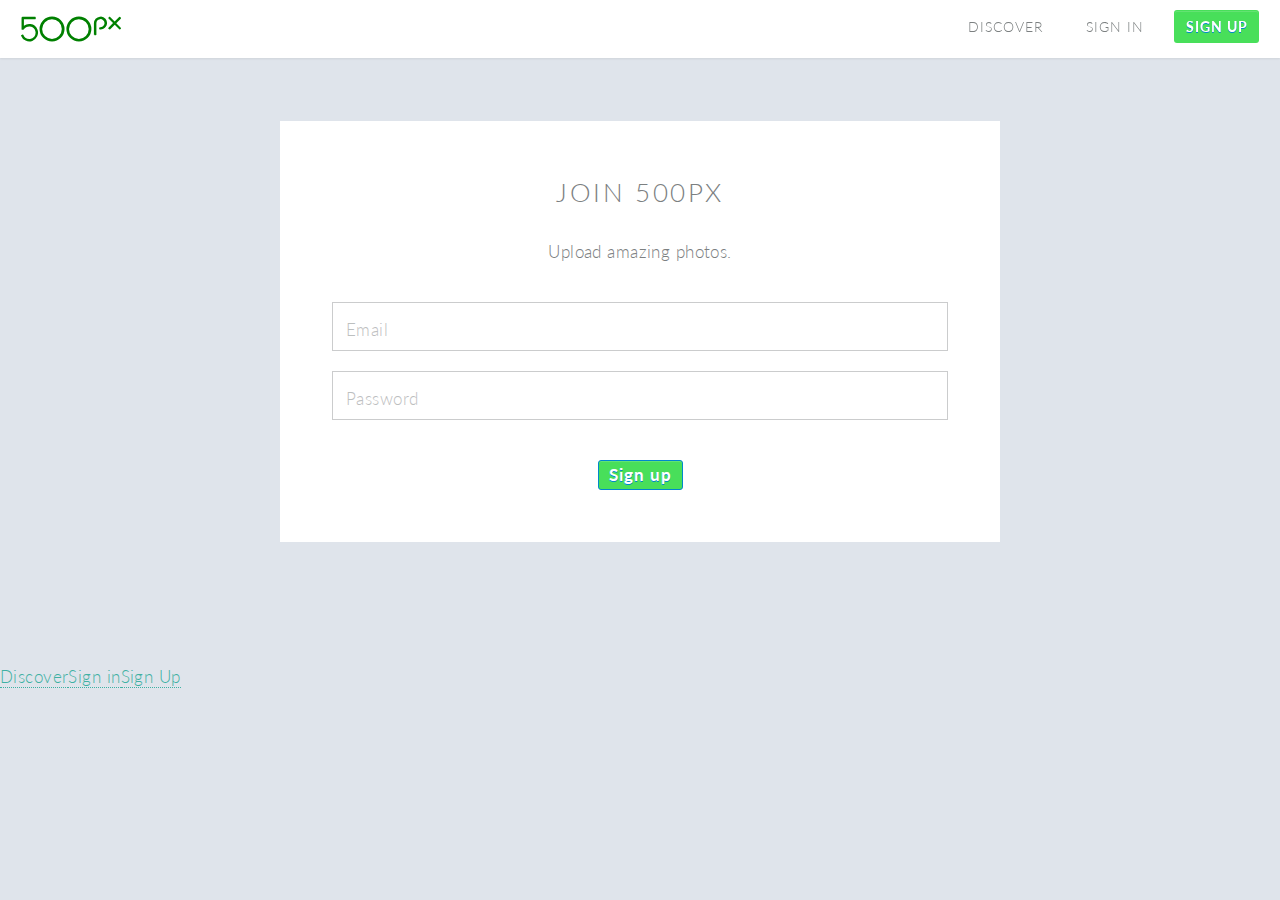
<file: sign-up.html>
<!DOCTYPE HTML>
<html>
	<head>
		<title>500px</title>
		<meta charset="utf-8" />
		<meta name="viewport" content="width=device-width, initial-scale=1" />
		<!--[if lte IE 8]><script src="assets/js/ie/html5shiv.js"></script><![endif]-->
		<link rel="stylesheet" href="assets/css/main.css" />
		<!--[if lte IE 8]><link rel="stylesheet" href="assets/css/ie8.css" /><![endif]-->
		<!--[if lte IE 9]><link rel="stylesheet" href="assets/css/ie9.css" /><![endif]-->
	</head>
	<body class="contact">
		<div id="page-wrapper">

			<!-- Header -->
				<header id="header">
					<h1 id="logo"><a href="index.html">
						<svg class="px_topnav__logo" id="logo_svg" data-name="Logo SVG" xmlns="http://www.w3.org/2000/svg" viewBox="0 0 80 20">
							<title>logo</title>
						<path d="M24.83,0a10,10,0,1,0,10,10h0A10.09,10.09,0,0,0,24.83,0Zm0,17.9a7.85,7.85,0,1,1,7.8-7.9h0A7.9,7.9,0,0,1,24.83,17.9ZM46.32,0a10,10,0,1,0,10,10h0A10,10,0,0,0,46.32,0Zm0,17.9a7.85,7.85,0,1,1,7.8-7.9h0A7.77,7.77,0,0,1,46.32,17.9ZM7.63,6a6.74,6.74,0,0,0-5.3,1.4V2.1h9c0.3,0,.5-0.1.5-1s-0.4-.9-0.6-0.9H1.33a0.9,0.9,0,0,0-.9.9V9.9c0,0.5.3,0.6,0.8,0.7a0.76,0.76,0,0,0,.9-0.2h0a5.69,5.69,0,0,1,5-2.4,5.2,5.2,0,0,1,4.5,4.4A5.06,5.06,0,0,1,7.23,18H6.63a5.1,5.1,0,0,1-4.7-3.3c-0.1-.3-0.3-0.5-1.1-0.2s-0.9.5-.8,0.8a7.09,7.09,0,0,0,9,4.2,7.09,7.09,0,0,0,4.2-9A7,7,0,0,0,7.63,6ZM63.12,0.1a5.42,5.42,0,0,0-4.8,5.4v8.9c0,0.5.4,0.6,1,.6s1-.1,1-0.6V5.5a3.36,3.36,0,0,1,2.9-3.4,3.29,3.29,0,0,1,2.5.8,3.19,3.19,0,0,1,1.1,2.4,4,4,0,0,1-.7,1.9,3.15,3.15,0,0,1-2.8,1.3h0c-0.4,0-.7,0-0.8.9,0,0.6,0,.9.5,1a4.92,4.92,0,0,0,2.9-.6,5.37,5.37,0,0,0,2.9-4.2A5.18,5.18,0,0,0,64,0,2.77,2.77,0,0,1,63.12.1Zm13.1,5.2,3.6-3.6c0.1-.1.4-0.4-0.2-1.1a1,1,0,0,0-.7-0.4h0a0.52,0.52,0,0,0-.4.2L74.92,4l-3.6-3.7c-0.3-.3-0.6-0.2-1.1.2s-0.5.8-.2,1.1l3.6,3.6L70,8.9h0a0.76,0.76,0,0,0-.2.4,0.84,0.84,0,0,0,.4.7,1.61,1.61,0,0,0,.7.4h0a1.06,1.06,0,0,0,.5-0.2L75,6.6l3.6,3.6a0.52,0.52,0,0,0,.4.2h0a1,1,0,0,0,.7-0.4c0.3-.4.4-0.8,0.1-1Z" transform="translate(0)"/>
						</svg>
						</a>
					</h1>
					
					<nav id="nav">
						<ul>
							<li><a href="index.html">Discover</a></li>
							<li><a href="sign-in.html">Sign in</a></li>
							<li><a href="sign-up.html" class="button special" class="signup">Sign Up</a></li>
						</ul>
					</nav>
				</header>

			<!-- Main -->
				<article id="main">
						
					<!-- One -->
						<section class="wrapper style4 special container 75%">

						<h2>Join 500px</h2>
						<p>Upload amazing photos.</p>
						
							<!-- Content -->
								<div class="content">
									<form>
										<div class="row 50%">
											<div class="12u">
												<input type="email" name="email" placeholder="Email" />
											</div>
										</div>
										<div class="row 50%">
											<div class="12u">
												<input type="password" name="password" placeholder="Password" />
											</div>
										</div>
										<div class="row">
											<div class="12u">
												<ul class="buttons">
													<li><input type="submit" class="special" value="Sign up" /></li>
												</ul>
											</div>
										</div>
									</form>
								</div>

						</section>

				</article>
		</div>

		<!-- Scripts -->
			<script src="assets/js/jquery.min.js"></script>
			<script src="assets/js/jquery.dropotron.min.js"></script>
			<script src="assets/js/jquery.scrolly.min.js"></script>
			<script src="assets/js/jquery.scrollgress.min.js"></script>
			<script src="assets/js/skel.min.js"></script>
			<script src="assets/js/util.js"></script>
			<!--[if lte IE 8]><script src="assets/js/ie/respond.min.js"></script><![endif]-->
			<script src="assets/js/main.js"></script>

	</body>
</html>
</file>
<file: assets/css/ie8.css>
/*
	Twenty by HTML5 UP
	html5up.net | @ajlkn
	Free for personal and commercial use under the CCA 3.0 license (html5up.net/license)
*/

/* Section/Article */

	section > .last-child, section.last-child,
	article > .last-child,
	article.last-child {
		margin-bottom: 0;
	}

/* Banner */

	#banner {
		background-image: url("../../images/banner.jpg");
		background-repeat: no-repeat;
		background-size: cover;
		background-position: auto;
		-ms-behavior: url("assets/js/ie/backgroundsize.min.htc");
	}

		#banner .inner {
			background: #341b2b;
		}

/* CTA */

	#cta {
		background-image: url("../../images/banner.jpg");
		background-repeat: no-repeat;
		background-size: cover;
		background-position: auto;
		-ms-behavior: url("assets/js/ie/backgroundsize.min.htc");
	}
</file>
<file: assets/css/ie9.css>
/*
	Twenty by HTML5 UP
	html5up.net | @ajlkn
	Free for personal and commercial use under the CCA 3.0 license (html5up.net/license)
*/

/* Banner */

	#banner .inner {
		opacity: 1.0;
	}
</file>
<file: assets/css/main.css>
@import url("font-awesome.min.css");
@import url("http://fonts.googleapis.com/css?family=Lato:300,400,900");

/* Reset */

	html, body, div, span, applet, object, iframe, h1, h2, h3, h4, h5, h6, p, blockquote, pre, a, abbr, acronym, address, big, cite, code, del, dfn, em, img, ins, kbd, q, s, samp, small, strike, strong, sub, sup, tt, var, b, u, i, center, dl, dt, dd, ol, ul, li, fieldset, form, label, legend, table, caption, tbody, tfoot, thead, tr, th, td, article, aside, canvas, details, embed, figure, figcaption, footer, header, hgroup, menu, nav, output, ruby, section, summary, time, mark, audio, video {
		margin: 0;
		padding: 0;
		border: 0;
		font-size: 100%;
		font: inherit;
		vertical-align: baseline;
	}

	article, aside, details, figcaption, figure, footer, header, hgroup, menu, nav, section {
		display: block;
	}

	body {
		line-height: 1;
	}

	ol, ul {
		list-style: none;
	}

	blockquote, q {
		quotes: none;
	}

	blockquote:before, blockquote:after, q:before, q:after {
		content: '';
		content: none;
	}

	table {
		border-collapse: collapse;
		border-spacing: 0;
	}

	body {
		-webkit-text-size-adjust: none;
	}

/* Box Model */

	*, *:before, *:after {
		-moz-box-sizing: border-box;
		-webkit-box-sizing: border-box;
		box-sizing: border-box;
	}

/* Containers */

	.container {
		margin-left: auto;
		margin-right: auto;
	}

	.container.\31 25\25 {
		width: 100%;
		max-width: 1750px;
		min-width: 1400px;
	}

	.container.\37 5\25 {
		width: 1050px;
	}

	.container.\35 0\25 {
		width: 700px;
	}

	.container.\32 5\25 {
		width: 350px;
	}

	.container {
		width: 1400px;
	}

	@media screen and (max-width: 1680px) {

		.container.\31 25\25 {
			width: 100%;
			max-width: 1500px;
			min-width: 1200px;
		}

		.container.\37 5\25 {
			width: 900px;
		}

		.container.\35 0\25 {
			width: 600px;
		}

		.container.\32 5\25 {
			width: 300px;
		}

		.container {
			width: 1200px;
		}

	}

	@media screen and (max-width: 1280px) {

		.container.\31 25\25 {
			width: 100%;
			max-width: 1200px;
			min-width: 960px;
		}

		.container.\37 5\25 {
			width: 720px;
		}

		.container.\35 0\25 {
			width: 480px;
		}

		.container.\32 5\25 {
			width: 240px;
		}

		.container {
			width: 960px;
		}

	}

	@media screen and (max-width: 980px) {

		.container.\31 25\25 {
			width: 100%;
			max-width: 118.75%;
			min-width: 95%;
		}

		.container.\37 5\25 {
			width: 71.25%;
		}

		.container.\35 0\25 {
			width: 47.5%;
		}

		.container.\32 5\25 {
			width: 23.75%;
		}

		.container {
			width: 95%;
		}

	}

	@media screen and (max-width: 840px) {

		.container.\31 25\25 {
			width: 100%;
			max-width: 118.75%;
			min-width: 95%;
		}

		.container.\37 5\25 {
			width: 71.25%;
		}

		.container.\35 0\25 {
			width: 47.5%;
		}

		.container.\32 5\25 {
			width: 23.75%;
		}

		.container {
			width: 95% !important;
		}

	}

	@media screen and (max-width: 736px) {

		.container.\31 25\25 {
			width: 100%;
			max-width: 125%;
			min-width: 100%;
		}

		.container.\37 5\25 {
			width: 75%;
		}

		.container.\35 0\25 {
			width: 50%;
		}

		.container.\32 5\25 {
			width: 25%;
		}

		.container {
			width: 100% !important;
		}

	}

/* Grid */

	.row {
		border-bottom: solid 1px transparent;
		-moz-box-sizing: border-box;
		-webkit-box-sizing: border-box;
		box-sizing: border-box;
	}

	.row > * {
		float: left;
		-moz-box-sizing: border-box;
		-webkit-box-sizing: border-box;
		box-sizing: border-box;
	}

	.row:after, .row:before {
		content: '';
		display: block;
		clear: both;
		height: 0;
	}

	.row.uniform > * > :first-child {
		margin-top: 0;
	}

	.row.uniform > * > :last-child {
		margin-bottom: 0;
	}

	.row.\30 \25 > * {
		padding: 0px 0 0 0px;
	}

	.row.\30 \25 {
		margin: 0px 0 -1px 0px;
	}

	.row.uniform.\30 \25 > * {
		padding: 0px 0 0 0px;
	}

	.row.uniform.\30 \25 {
		margin: 0px 0 -1px 0px;
	}

	.row > * {
		padding: 50px 0 0 50px;
	}

	.row {
		margin: -50px 0 -1px -50px;
	}

	.row.uniform > * {
		padding: 50px 0 0 50px;
	}

	.row.uniform {
		margin: -50px 0 -1px -50px;
	}

	.row.\32 00\25 > * {
		padding: 100px 0 0 100px;
	}

	.row.\32 00\25 {
		margin: -100px 0 -1px -100px;
	}

	.row.uniform.\32 00\25 > * {
		padding: 100px 0 0 100px;
	}

	.row.uniform.\32 00\25 {
		margin: -100px 0 -1px -100px;
	}

	.row.\31 50\25 > * {
		padding: 75px 0 0 75px;
	}

	.row.\31 50\25 {
		margin: -75px 0 -1px -75px;
	}

	.row.uniform.\31 50\25 > * {
		padding: 75px 0 0 75px;
	}

	.row.uniform.\31 50\25 {
		margin: -75px 0 -1px -75px;
	}

	.row.\35 0\25 > * {
		padding: 25px 0 0 25px;
	}

	.row.\35 0\25 {
		margin: -25px 0 -1px -25px;
	}

	.row.uniform.\35 0\25 > * {
		padding: 25px 0 0 25px;
	}

	.row.uniform.\35 0\25 {
		margin: -25px 0 -1px -25px;
	}

	.row.\32 5\25 > * {
		padding: 12.5px 0 0 12.5px;
	}

	.row.\32 5\25 {
		margin: -12.5px 0 -1px -12.5px;
	}

	.row.uniform.\32 5\25 > * {
		padding: 12.5px 0 0 12.5px;
	}

	.row.uniform.\32 5\25 {
		margin: -12.5px 0 -1px -12.5px;
	}

	.\31 2u, .\31 2u\24 {
		width: 100%;
		clear: none;
		margin-left: 0;
	}

	.\31 1u, .\31 1u\24 {
		width: 91.6666666667%;
		clear: none;
		margin-left: 0;
	}

	.\31 0u, .\31 0u\24 {
		width: 83.3333333333%;
		clear: none;
		margin-left: 0;
	}

	.\39 u, .\39 u\24 {
		width: 75%;
		clear: none;
		margin-left: 0;
	}

	.\38 u, .\38 u\24 {
		width: 66.6666666667%;
		clear: none;
		margin-left: 0;
	}

	.\37 u, .\37 u\24 {
		width: 58.3333333333%;
		clear: none;
		margin-left: 0;
	}

	.\36 u, .\36 u\24 {
		width: 50%;
		clear: none;
		margin-left: 0;
	}

	.\35 u, .\35 u\24 {
		width: 41.6666666667%;
		clear: none;
		margin-left: 0;
	}

	.\34 u, .\34 u\24 {
		width: 33.3333333333%;
		clear: none;
		margin-left: 0;
	}

	.\33 u, .\33 u\24 {
		width: 25%;
		clear: none;
		margin-left: 0;
	}

	.\32 u, .\32 u\24 {
		width: 16.6666666667%;
		clear: none;
		margin-left: 0;
	}

	.\31 u, .\31 u\24 {
		width: 8.3333333333%;
		clear: none;
		margin-left: 0;
	}

	.\31 2u\24 + *,
	.\31 1u\24 + *,
	.\31 0u\24 + *,
	.\39 u\24 + *,
	.\38 u\24 + *,
	.\37 u\24 + *,
	.\36 u\24 + *,
	.\35 u\24 + *,
	.\34 u\24 + *,
	.\33 u\24 + *,
	.\32 u\24 + *,
	.\31 u\24 + * {
		clear: left;
	}

	.\-11u {
		margin-left: 91.66667%;
	}

	.\-10u {
		margin-left: 83.33333%;
	}

	.\-9u {
		margin-left: 75%;
	}

	.\-8u {
		margin-left: 66.66667%;
	}

	.\-7u {
		margin-left: 58.33333%;
	}

	.\-6u {
		margin-left: 50%;
	}

	.\-5u {
		margin-left: 41.66667%;
	}

	.\-4u {
		margin-left: 33.33333%;
	}

	.\-3u {
		margin-left: 25%;
	}

	.\-2u {
		margin-left: 16.66667%;
	}

	.\-1u {
		margin-left: 8.33333%;
	}

	@media screen and (max-width: 1680px) {

		.row > * {
			padding: 40px 0 0 40px;
		}

		.row {
			margin: -40px 0 -1px -40px;
		}

		.row.uniform > * {
			padding: 40px 0 0 40px;
		}

		.row.uniform {
			margin: -40px 0 -1px -40px;
		}

		.row.\32 00\25 > * {
			padding: 80px 0 0 80px;
		}

		.row.\32 00\25 {
			margin: -80px 0 -1px -80px;
		}

		.row.uniform.\32 00\25 > * {
			padding: 80px 0 0 80px;
		}

		.row.uniform.\32 00\25 {
			margin: -80px 0 -1px -80px;
		}

		.row.\31 50\25 > * {
			padding: 60px 0 0 60px;
		}

		.row.\31 50\25 {
			margin: -60px 0 -1px -60px;
		}

		.row.uniform.\31 50\25 > * {
			padding: 60px 0 0 60px;
		}

		.row.uniform.\31 50\25 {
			margin: -60px 0 -1px -60px;
		}

		.row.\35 0\25 > * {
			padding: 20px 0 0 20px;
		}

		.row.\35 0\25 {
			margin: -20px 0 -1px -20px;
		}

		.row.uniform.\35 0\25 > * {
			padding: 20px 0 0 20px;
		}

		.row.uniform.\35 0\25 {
			margin: -20px 0 -1px -20px;
		}

		.row.\32 5\25 > * {
			padding: 10px 0 0 10px;
		}

		.row.\32 5\25 {
			margin: -10px 0 -1px -10px;
		}

		.row.uniform.\32 5\25 > * {
			padding: 10px 0 0 10px;
		}

		.row.uniform.\32 5\25 {
			margin: -10px 0 -1px -10px;
		}

		.\31 2u\28wide\29, .\31 2u\24\28wide\29 {
			width: 100%;
			clear: none;
			margin-left: 0;
		}

		.\31 1u\28wide\29, .\31 1u\24\28wide\29 {
			width: 91.6666666667%;
			clear: none;
			margin-left: 0;
		}

		.\31 0u\28wide\29, .\31 0u\24\28wide\29 {
			width: 83.3333333333%;
			clear: none;
			margin-left: 0;
		}

		.\39 u\28wide\29, .\39 u\24\28wide\29 {
			width: 75%;
			clear: none;
			margin-left: 0;
		}

		.\38 u\28wide\29, .\38 u\24\28wide\29 {
			width: 66.6666666667%;
			clear: none;
			margin-left: 0;
		}

		.\37 u\28wide\29, .\37 u\24\28wide\29 {
			width: 58.3333333333%;
			clear: none;
			margin-left: 0;
		}

		.\36 u\28wide\29, .\36 u\24\28wide\29 {
			width: 50%;
			clear: none;
			margin-left: 0;
		}

		.\35 u\28wide\29, .\35 u\24\28wide\29 {
			width: 41.6666666667%;
			clear: none;
			margin-left: 0;
		}

		.\34 u\28wide\29, .\34 u\24\28wide\29 {
			width: 33.3333333333%;
			clear: none;
			margin-left: 0;
		}

		.\33 u\28wide\29, .\33 u\24\28wide\29 {
			width: 25%;
			clear: none;
			margin-left: 0;
		}

		.\32 u\28wide\29, .\32 u\24\28wide\29 {
			width: 16.6666666667%;
			clear: none;
			margin-left: 0;
		}

		.\31 u\28wide\29, .\31 u\24\28wide\29 {
			width: 8.3333333333%;
			clear: none;
			margin-left: 0;
		}

		.\31 2u\24\28wide\29 + *,
		.\31 1u\24\28wide\29 + *,
		.\31 0u\24\28wide\29 + *,
		.\39 u\24\28wide\29 + *,
		.\38 u\24\28wide\29 + *,
		.\37 u\24\28wide\29 + *,
		.\36 u\24\28wide\29 + *,
		.\35 u\24\28wide\29 + *,
		.\34 u\24\28wide\29 + *,
		.\33 u\24\28wide\29 + *,
		.\32 u\24\28wide\29 + *,
		.\31 u\24\28wide\29 + * {
			clear: left;
		}

		.\-11u\28wide\29 {
			margin-left: 91.66667%;
		}

		.\-10u\28wide\29 {
			margin-left: 83.33333%;
		}

		.\-9u\28wide\29 {
			margin-left: 75%;
		}

		.\-8u\28wide\29 {
			margin-left: 66.66667%;
		}

		.\-7u\28wide\29 {
			margin-left: 58.33333%;
		}

		.\-6u\28wide\29 {
			margin-left: 50%;
		}

		.\-5u\28wide\29 {
			margin-left: 41.66667%;
		}

		.\-4u\28wide\29 {
			margin-left: 33.33333%;
		}

		.\-3u\28wide\29 {
			margin-left: 25%;
		}

		.\-2u\28wide\29 {
			margin-left: 16.66667%;
		}

		.\-1u\28wide\29 {
			margin-left: 8.33333%;
		}

	}

	@media screen and (max-width: 1280px) {

		.row > * {
			padding: 40px 0 0 40px;
		}

		.row {
			margin: -40px 0 -1px -40px;
		}

		.row.uniform > * {
			padding: 40px 0 0 40px;
		}

		.row.uniform {
			margin: -40px 0 -1px -40px;
		}

		.row.\32 00\25 > * {
			padding: 80px 0 0 80px;
		}

		.row.\32 00\25 {
			margin: -80px 0 -1px -80px;
		}

		.row.uniform.\32 00\25 > * {
			padding: 80px 0 0 80px;
		}

		.row.uniform.\32 00\25 {
			margin: -80px 0 -1px -80px;
		}

		.row.\31 50\25 > * {
			padding: 60px 0 0 60px;
		}

		.row.\31 50\25 {
			margin: -60px 0 -1px -60px;
		}

		.row.uniform.\31 50\25 > * {
			padding: 60px 0 0 60px;
		}

		.row.uniform.\31 50\25 {
			margin: -60px 0 -1px -60px;
		}

		.row.\35 0\25 > * {
			padding: 20px 0 0 20px;
		}

		.row.\35 0\25 {
			margin: -20px 0 -1px -20px;
		}

		.row.uniform.\35 0\25 > * {
			padding: 20px 0 0 20px;
		}

		.row.uniform.\35 0\25 {
			margin: -20px 0 -1px -20px;
		}

		.row.\32 5\25 > * {
			padding: 10px 0 0 10px;
		}

		.row.\32 5\25 {
			margin: -10px 0 -1px -10px;
		}

		.row.uniform.\32 5\25 > * {
			padding: 10px 0 0 10px;
		}

		.row.uniform.\32 5\25 {
			margin: -10px 0 -1px -10px;
		}

		.\31 2u\28normal\29, .\31 2u\24\28normal\29 {
			width: 100%;
			clear: none;
			margin-left: 0;
		}

		.\31 1u\28normal\29, .\31 1u\24\28normal\29 {
			width: 91.6666666667%;
			clear: none;
			margin-left: 0;
		}

		.\31 0u\28normal\29, .\31 0u\24\28normal\29 {
			width: 83.3333333333%;
			clear: none;
			margin-left: 0;
		}

		.\39 u\28normal\29, .\39 u\24\28normal\29 {
			width: 75%;
			clear: none;
			margin-left: 0;
		}

		.\38 u\28normal\29, .\38 u\24\28normal\29 {
			width: 66.6666666667%;
			clear: none;
			margin-left: 0;
		}

		.\37 u\28normal\29, .\37 u\24\28normal\29 {
			width: 58.3333333333%;
			clear: none;
			margin-left: 0;
		}

		.\36 u\28normal\29, .\36 u\24\28normal\29 {
			width: 50%;
			clear: none;
			margin-left: 0;
		}

		.\35 u\28normal\29, .\35 u\24\28normal\29 {
			width: 41.6666666667%;
			clear: none;
			margin-left: 0;
		}

		.\34 u\28normal\29, .\34 u\24\28normal\29 {
			width: 33.3333333333%;
			clear: none;
			margin-left: 0;
		}

		.\33 u\28normal\29, .\33 u\24\28normal\29 {
			width: 25%;
			clear: none;
			margin-left: 0;
		}

		.\32 u\28normal\29, .\32 u\24\28normal\29 {
			width: 16.6666666667%;
			clear: none;
			margin-left: 0;
		}

		.\31 u\28normal\29, .\31 u\24\28normal\29 {
			width: 8.3333333333%;
			clear: none;
			margin-left: 0;
		}

		.\31 2u\24\28normal\29 + *,
		.\31 1u\24\28normal\29 + *,
		.\31 0u\24\28normal\29 + *,
		.\39 u\24\28normal\29 + *,
		.\38 u\24\28normal\29 + *,
		.\37 u\24\28normal\29 + *,
		.\36 u\24\28normal\29 + *,
		.\35 u\24\28normal\29 + *,
		.\34 u\24\28normal\29 + *,
		.\33 u\24\28normal\29 + *,
		.\32 u\24\28normal\29 + *,
		.\31 u\24\28normal\29 + * {
			clear: left;
		}

		.\-11u\28normal\29 {
			margin-left: 91.66667%;
		}

		.\-10u\28normal\29 {
			margin-left: 83.33333%;
		}

		.\-9u\28normal\29 {
			margin-left: 75%;
		}

		.\-8u\28normal\29 {
			margin-left: 66.66667%;
		}

		.\-7u\28normal\29 {
			margin-left: 58.33333%;
		}

		.\-6u\28normal\29 {
			margin-left: 50%;
		}

		.\-5u\28normal\29 {
			margin-left: 41.66667%;
		}

		.\-4u\28normal\29 {
			margin-left: 33.33333%;
		}

		.\-3u\28normal\29 {
			margin-left: 25%;
		}

		.\-2u\28normal\29 {
			margin-left: 16.66667%;
		}

		.\-1u\28normal\29 {
			margin-left: 8.33333%;
		}

	}

	@media screen and (max-width: 980px) {

		.row > * {
			padding: 30px 0 0 30px;
		}

		.row {
			margin: -30px 0 -1px -30px;
		}

		.row.uniform > * {
			padding: 30px 0 0 30px;
		}

		.row.uniform {
			margin: -30px 0 -1px -30px;
		}

		.row.\32 00\25 > * {
			padding: 60px 0 0 60px;
		}

		.row.\32 00\25 {
			margin: -60px 0 -1px -60px;
		}

		.row.uniform.\32 00\25 > * {
			padding: 60px 0 0 60px;
		}

		.row.uniform.\32 00\25 {
			margin: -60px 0 -1px -60px;
		}

		.row.\31 50\25 > * {
			padding: 45px 0 0 45px;
		}

		.row.\31 50\25 {
			margin: -45px 0 -1px -45px;
		}

		.row.uniform.\31 50\25 > * {
			padding: 45px 0 0 45px;
		}

		.row.uniform.\31 50\25 {
			margin: -45px 0 -1px -45px;
		}

		.row.\35 0\25 > * {
			padding: 15px 0 0 15px;
		}

		.row.\35 0\25 {
			margin: -15px 0 -1px -15px;
		}

		.row.uniform.\35 0\25 > * {
			padding: 15px 0 0 15px;
		}

		.row.uniform.\35 0\25 {
			margin: -15px 0 -1px -15px;
		}

		.row.\32 5\25 > * {
			padding: 7.5px 0 0 7.5px;
		}

		.row.\32 5\25 {
			margin: -7.5px 0 -1px -7.5px;
		}

		.row.uniform.\32 5\25 > * {
			padding: 7.5px 0 0 7.5px;
		}

		.row.uniform.\32 5\25 {
			margin: -7.5px 0 -1px -7.5px;
		}

		.\31 2u\28narrow\29, .\31 2u\24\28narrow\29 {
			width: 100%;
			clear: none;
			margin-left: 0;
		}

		.\31 1u\28narrow\29, .\31 1u\24\28narrow\29 {
			width: 91.6666666667%;
			clear: none;
			margin-left: 0;
		}

		.\31 0u\28narrow\29, .\31 0u\24\28narrow\29 {
			width: 83.3333333333%;
			clear: none;
			margin-left: 0;
		}

		.\39 u\28narrow\29, .\39 u\24\28narrow\29 {
			width: 75%;
			clear: none;
			margin-left: 0;
		}

		.\38 u\28narrow\29, .\38 u\24\28narrow\29 {
			width: 66.6666666667%;
			clear: none;
			margin-left: 0;
		}

		.\37 u\28narrow\29, .\37 u\24\28narrow\29 {
			width: 58.3333333333%;
			clear: none;
			margin-left: 0;
		}

		.\36 u\28narrow\29, .\36 u\24\28narrow\29 {
			width: 50%;
			clear: none;
			margin-left: 0;
		}

		.\35 u\28narrow\29, .\35 u\24\28narrow\29 {
			width: 41.6666666667%;
			clear: none;
			margin-left: 0;
		}

		.\34 u\28narrow\29, .\34 u\24\28narrow\29 {
			width: 33.3333333333%;
			clear: none;
			margin-left: 0;
		}

		.\33 u\28narrow\29, .\33 u\24\28narrow\29 {
			width: 25%;
			clear: none;
			margin-left: 0;
		}

		.\32 u\28narrow\29, .\32 u\24\28narrow\29 {
			width: 16.6666666667%;
			clear: none;
			margin-left: 0;
		}

		.\31 u\28narrow\29, .\31 u\24\28narrow\29 {
			width: 8.3333333333%;
			clear: none;
			margin-left: 0;
		}

		.\31 2u\24\28narrow\29 + *,
		.\31 1u\24\28narrow\29 + *,
		.\31 0u\24\28narrow\29 + *,
		.\39 u\24\28narrow\29 + *,
		.\38 u\24\28narrow\29 + *,
		.\37 u\24\28narrow\29 + *,
		.\36 u\24\28narrow\29 + *,
		.\35 u\24\28narrow\29 + *,
		.\34 u\24\28narrow\29 + *,
		.\33 u\24\28narrow\29 + *,
		.\32 u\24\28narrow\29 + *,
		.\31 u\24\28narrow\29 + * {
			clear: left;
		}

		.\-11u\28narrow\29 {
			margin-left: 91.66667%;
		}

		.\-10u\28narrow\29 {
			margin-left: 83.33333%;
		}

		.\-9u\28narrow\29 {
			margin-left: 75%;
		}

		.\-8u\28narrow\29 {
			margin-left: 66.66667%;
		}

		.\-7u\28narrow\29 {
			margin-left: 58.33333%;
		}

		.\-6u\28narrow\29 {
			margin-left: 50%;
		}

		.\-5u\28narrow\29 {
			margin-left: 41.66667%;
		}

		.\-4u\28narrow\29 {
			margin-left: 33.33333%;
		}

		.\-3u\28narrow\29 {
			margin-left: 25%;
		}

		.\-2u\28narrow\29 {
			margin-left: 16.66667%;
		}

		.\-1u\28narrow\29 {
			margin-left: 8.33333%;
		}

	}

	@media screen and (max-width: 840px) {

		.row > * {
			padding: 30px 0 0 30px;
		}

		.row {
			margin: -30px 0 -1px -30px;
		}

		.row.uniform > * {
			padding: 30px 0 0 30px;
		}

		.row.uniform {
			margin: -30px 0 -1px -30px;
		}

		.row.\32 00\25 > * {
			padding: 60px 0 0 60px;
		}

		.row.\32 00\25 {
			margin: -60px 0 -1px -60px;
		}

		.row.uniform.\32 00\25 > * {
			padding: 60px 0 0 60px;
		}

		.row.uniform.\32 00\25 {
			margin: -60px 0 -1px -60px;
		}

		.row.\31 50\25 > * {
			padding: 45px 0 0 45px;
		}

		.row.\31 50\25 {
			margin: -45px 0 -1px -45px;
		}

		.row.uniform.\31 50\25 > * {
			padding: 45px 0 0 45px;
		}

		.row.uniform.\31 50\25 {
			margin: -45px 0 -1px -45px;
		}

		.row.\35 0\25 > * {
			padding: 15px 0 0 15px;
		}

		.row.\35 0\25 {
			margin: -15px 0 -1px -15px;
		}

		.row.uniform.\35 0\25 > * {
			padding: 15px 0 0 15px;
		}

		.row.uniform.\35 0\25 {
			margin: -15px 0 -1px -15px;
		}

		.row.\32 5\25 > * {
			padding: 7.5px 0 0 7.5px;
		}

		.row.\32 5\25 {
			margin: -7.5px 0 -1px -7.5px;
		}

		.row.uniform.\32 5\25 > * {
			padding: 7.5px 0 0 7.5px;
		}

		.row.uniform.\32 5\25 {
			margin: -7.5px 0 -1px -7.5px;
		}

		.\31 2u\28narrower\29, .\31 2u\24\28narrower\29 {
			width: 100%;
			clear: none;
			margin-left: 0;
		}

		.\31 1u\28narrower\29, .\31 1u\24\28narrower\29 {
			width: 91.6666666667%;
			clear: none;
			margin-left: 0;
		}

		.\31 0u\28narrower\29, .\31 0u\24\28narrower\29 {
			width: 83.3333333333%;
			clear: none;
			margin-left: 0;
		}

		.\39 u\28narrower\29, .\39 u\24\28narrower\29 {
			width: 75%;
			clear: none;
			margin-left: 0;
		}

		.\38 u\28narrower\29, .\38 u\24\28narrower\29 {
			width: 66.6666666667%;
			clear: none;
			margin-left: 0;
		}

		.\37 u\28narrower\29, .\37 u\24\28narrower\29 {
			width: 58.3333333333%;
			clear: none;
			margin-left: 0;
		}

		.\36 u\28narrower\29, .\36 u\24\28narrower\29 {
			width: 50%;
			clear: none;
			margin-left: 0;
		}

		.\35 u\28narrower\29, .\35 u\24\28narrower\29 {
			width: 41.6666666667%;
			clear: none;
			margin-left: 0;
		}

		.\34 u\28narrower\29, .\34 u\24\28narrower\29 {
			width: 33.3333333333%;
			clear: none;
			margin-left: 0;
		}

		.\33 u\28narrower\29, .\33 u\24\28narrower\29 {
			width: 25%;
			clear: none;
			margin-left: 0;
		}

		.\32 u\28narrower\29, .\32 u\24\28narrower\29 {
			width: 16.6666666667%;
			clear: none;
			margin-left: 0;
		}

		.\31 u\28narrower\29, .\31 u\24\28narrower\29 {
			width: 8.3333333333%;
			clear: none;
			margin-left: 0;
		}

		.\31 2u\24\28narrower\29 + *,
		.\31 1u\24\28narrower\29 + *,
		.\31 0u\24\28narrower\29 + *,
		.\39 u\24\28narrower\29 + *,
		.\38 u\24\28narrower\29 + *,
		.\37 u\24\28narrower\29 + *,
		.\36 u\24\28narrower\29 + *,
		.\35 u\24\28narrower\29 + *,
		.\34 u\24\28narrower\29 + *,
		.\33 u\24\28narrower\29 + *,
		.\32 u\24\28narrower\29 + *,
		.\31 u\24\28narrower\29 + * {
			clear: left;
		}

		.\-11u\28narrower\29 {
			margin-left: 91.66667%;
		}

		.\-10u\28narrower\29 {
			margin-left: 83.33333%;
		}

		.\-9u\28narrower\29 {
			margin-left: 75%;
		}

		.\-8u\28narrower\29 {
			margin-left: 66.66667%;
		}

		.\-7u\28narrower\29 {
			margin-left: 58.33333%;
		}

		.\-6u\28narrower\29 {
			margin-left: 50%;
		}

		.\-5u\28narrower\29 {
			margin-left: 41.66667%;
		}

		.\-4u\28narrower\29 {
			margin-left: 33.33333%;
		}

		.\-3u\28narrower\29 {
			margin-left: 25%;
		}

		.\-2u\28narrower\29 {
			margin-left: 16.66667%;
		}

		.\-1u\28narrower\29 {
			margin-left: 8.33333%;
		}

	}

	@media screen and (max-width: 736px) {

		.row > * {
			padding: 30px 0 0 30px;
		}

		.row {
			margin: -30px 0 -1px -30px;
		}

		.row.uniform > * {
			padding: 30px 0 0 30px;
		}

		.row.uniform {
			margin: -30px 0 -1px -30px;
		}

		.row.\32 00\25 > * {
			padding: 60px 0 0 60px;
		}

		.row.\32 00\25 {
			margin: -60px 0 -1px -60px;
		}

		.row.uniform.\32 00\25 > * {
			padding: 60px 0 0 60px;
		}

		.row.uniform.\32 00\25 {
			margin: -60px 0 -1px -60px;
		}

		.row.\31 50\25 > * {
			padding: 45px 0 0 45px;
		}

		.row.\31 50\25 {
			margin: -45px 0 -1px -45px;
		}

		.row.uniform.\31 50\25 > * {
			padding: 45px 0 0 45px;
		}

		.row.uniform.\31 50\25 {
			margin: -45px 0 -1px -45px;
		}

		.row.\35 0\25 > * {
			padding: 15px 0 0 15px;
		}

		.row.\35 0\25 {
			margin: -15px 0 -1px -15px;
		}

		.row.uniform.\35 0\25 > * {
			padding: 15px 0 0 15px;
		}

		.row.uniform.\35 0\25 {
			margin: -15px 0 -1px -15px;
		}

		.row.\32 5\25 > * {
			padding: 7.5px 0 0 7.5px;
		}

		.row.\32 5\25 {
			margin: -7.5px 0 -1px -7.5px;
		}

		.row.uniform.\32 5\25 > * {
			padding: 7.5px 0 0 7.5px;
		}

		.row.uniform.\32 5\25 {
			margin: -7.5px 0 -1px -7.5px;
		}

		.\31 2u\28mobile\29, .\31 2u\24\28mobile\29 {
			width: 100%;
			clear: none;
			margin-left: 0;
		}

		.\31 1u\28mobile\29, .\31 1u\24\28mobile\29 {
			width: 91.6666666667%;
			clear: none;
			margin-left: 0;
		}

		.\31 0u\28mobile\29, .\31 0u\24\28mobile\29 {
			width: 83.3333333333%;
			clear: none;
			margin-left: 0;
		}

		.\39 u\28mobile\29, .\39 u\24\28mobile\29 {
			width: 75%;
			clear: none;
			margin-left: 0;
		}

		.\38 u\28mobile\29, .\38 u\24\28mobile\29 {
			width: 66.6666666667%;
			clear: none;
			margin-left: 0;
		}

		.\37 u\28mobile\29, .\37 u\24\28mobile\29 {
			width: 58.3333333333%;
			clear: none;
			margin-left: 0;
		}

		.\36 u\28mobile\29, .\36 u\24\28mobile\29 {
			width: 50%;
			clear: none;
			margin-left: 0;
		}

		.\35 u\28mobile\29, .\35 u\24\28mobile\29 {
			width: 41.6666666667%;
			clear: none;
			margin-left: 0;
		}

		.\34 u\28mobile\29, .\34 u\24\28mobile\29 {
			width: 33.3333333333%;
			clear: none;
			margin-left: 0;
		}

		.\33 u\28mobile\29, .\33 u\24\28mobile\29 {
			width: 25%;
			clear: none;
			margin-left: 0;
		}

		.\32 u\28mobile\29, .\32 u\24\28mobile\29 {
			width: 16.6666666667%;
			clear: none;
			margin-left: 0;
		}

		.\31 u\28mobile\29, .\31 u\24\28mobile\29 {
			width: 8.3333333333%;
			clear: none;
			margin-left: 0;
		}

		.\31 2u\24\28mobile\29 + *,
		.\31 1u\24\28mobile\29 + *,
		.\31 0u\24\28mobile\29 + *,
		.\39 u\24\28mobile\29 + *,
		.\38 u\24\28mobile\29 + *,
		.\37 u\24\28mobile\29 + *,
		.\36 u\24\28mobile\29 + *,
		.\35 u\24\28mobile\29 + *,
		.\34 u\24\28mobile\29 + *,
		.\33 u\24\28mobile\29 + *,
		.\32 u\24\28mobile\29 + *,
		.\31 u\24\28mobile\29 + * {
			clear: left;
		}

		.\-11u\28mobile\29 {
			margin-left: 91.66667%;
		}

		.\-10u\28mobile\29 {
			margin-left: 83.33333%;
		}

		.\-9u\28mobile\29 {
			margin-left: 75%;
		}

		.\-8u\28mobile\29 {
			margin-left: 66.66667%;
		}

		.\-7u\28mobile\29 {
			margin-left: 58.33333%;
		}

		.\-6u\28mobile\29 {
			margin-left: 50%;
		}

		.\-5u\28mobile\29 {
			margin-left: 41.66667%;
		}

		.\-4u\28mobile\29 {
			margin-left: 33.33333%;
		}

		.\-3u\28mobile\29 {
			margin-left: 25%;
		}

		.\-2u\28mobile\29 {
			margin-left: 16.66667%;
		}

		.\-1u\28mobile\29 {
			margin-left: 8.33333%;
		}

	}

/* Basic */

	body {
		background: #dfe4eb;
	}

		body.is-loading *, body.is-loading *:before, body.is-loading *:after {
			-moz-animation: none !important;
			-webkit-animation: none !important;
			-ms-animation: none !important;
			animation: none !important;
			-moz-transition: none !important;
			-webkit-transition: none !important;
			-ms-transition: none !important;
			transition: none !important;
		}

	body, input, select, textarea {
		color: #7c8081;
		font-family: 'Lato', sans-serif;
		font-size: 15pt;
		font-weight: 300;
		letter-spacing: 0.025em;
		line-height: 1.75em;
	}

	a {
		-moz-transition: color 0.2s ease-in-out, border-color 0.2s ease-in-out, background-color 0.2s ease-in-out;
		-webkit-transition: color 0.2s ease-in-out, border-color 0.2s ease-in-out, background-color 0.2s ease-in-out;
		-ms-transition: color 0.2s ease-in-out, border-color 0.2s ease-in-out, background-color 0.2s ease-in-out;
		transition: color 0.2s ease-in-out, border-color 0.2s ease-in-out, background-color 0.2s ease-in-out;
		color: #3fb1a3;
		text-decoration: none;
		border-bottom: dotted 1px;
	}

		a:hover {
			border-bottom-color: transparent;
		}

	strong, b {
		font-weight: 400;
	}

	p, ul, ol, dl, table, blockquote {
		margin: 0 0 2em 0;
	}

	h1, h2, h3, h4, h5, h6 {
		color: inherit;
		font-weight: 300;
		line-height: 1.75em;
		margin-bottom: 1em;
		text-transform: uppercase;
	}

		h1 a, h2 a, h3 a, h4 a, h5 a, h6 a {
			color: inherit;
			text-decoration: none;
			border: 0;
		}

	h2 {
		font-size: 1.5em;
		letter-spacing: 0.1em;
	}

	h3 {
		font-size: 1.15em;
		letter-spacing: 0.025em;
	}

	sub {
		font-size: 0.8em;
		position: relative;
		top: 0.5em;
	}

	sup {
		font-size: 0.8em;
		position: relative;
		top: -0.5em;
	}

	hr {
		border-top: solid 1px rgba(124, 128, 129, 0.2);
		border: 0;
		margin-bottom: 1.5em;
	}

	blockquote {
		border-left: solid 0.5em rgba(124, 128, 129, 0.2);
		font-style: italic;
		padding: 1em 0 1em 2em;
	}

/* Section/Article */

	/* logo */
	.logo {
		background:url(//assetcdn.500px.org/assets/brand/wordmark@2x-a551a24f06a83d397c458890f4a65f7a.png) center no-repeat;
		float:left;
		display:block;
		height:60px;
		width:92px;
		background-size: 80px 20px;
		}

	.px_topnav__logo {
		display:block;
		width:100px;
		height:30px;
		fill:green;
	}
	
	.px_topnav__logo svg {
		margin-top:15px;
		fill:#0099e5;
	}
	
	.px_topnav__logo path {
		-webkit-transition:fill 0.2s ease-out;
		-moz-transition:fill 0.2s ease-out;
		transition:fill 0.2s ease-out;
	}
	
	.px_topnav__logo:hover path {
		fill:#0099e5;
	}
	
	 /* end logo */
	
	section.special, article.special {
		text-align: center;
	}

	header.major {
		padding-bottom: 2em;
	}

	header.special {
		margin-bottom: 5em;
		padding-top: 7em;
		position: relative;
		text-align: center;
	}

		header.special:before, header.special:after {
			border-bottom: solid 1.5px;
			border-top: solid 1.5px;
			content: '';
			height: 7px;
			opacity: 0.1;
			position: absolute;
			top: 1.75em;
			width: 43%;
		}

		header.special:before {
			left: 0;
		}

		header.special:after {
			right: 0;
		}

		header.special h2 {
			margin-bottom: 0;
		}

		header.special h2 + p {
			margin-bottom: 0;
			padding-top: 1.5em;
		}

		header.special .icon {
			cursor: default;
			height: 7em;
			left: 0;
			position: absolute;
			text-align: center;
			top: 1em;
			width: 100%;
		}

			header.special .icon:before {
				font-size: 3.5em;
				opacity: 0.35;
			}

	footer > :last-child {
		margin-bottom: 0;
	}

	footer.major {
		padding-top: 3em;
	}

/* Form */

	input[type="text"],
	input[type="password"],
	input[type="email"],
	textarea {
		-moz-transition: background-color 0.2s ease-in-out, border-color 0.2s ease-in-out;
		-webkit-transition: background-color 0.2s ease-in-out, border-color 0.2s ease-in-out;
		-ms-transition: background-color 0.2s ease-in-out, border-color 0.2s ease-in-out;
		transition: background-color 0.2s ease-in-out, border-color 0.2s ease-in-out;
		-moz-appearance: none;
		-webkit-appearance: none;
		-ms-appearance: none;
		appearance: none;
		background: none;
		border: solid 1px rgba(124, 128, 129, 0.4);
		color: inherit;
		display: block;
		padding: 0.75em;
		text-decoration: none;
		width: 100%;
		outline: 0;
	}

		input[type="text"]:focus,
		input[type="password"]:focus,
		input[type="email"]:focus,
		textarea:focus {
			border-color: #48df5a;
		}

	input[type="text"],
	input[type="password"],
	input[type="email"] {
		line-height: 1em;
	}

	::-webkit-input-placeholder {
		color: inherit;
		opacity: 0.5;
		position: relative;
		top: 3px;
	}

	:-moz-placeholder {
		color: inherit;
		opacity: 0.5;
	}

	::-moz-placeholder {
		color: inherit;
		opacity: 0.5;
	}

	:-ms-input-placeholder {
		color: inherit;
		opacity: 0.5;
	}

	.formerize-placeholder {
		color: rgba(124, 128, 129, 0.5) !important;
	}

/* Image */

	.image {
		border: 0;
		position: relative;
	}

		.image:before {
			background: url("images/overlay.png");
			content: '';
			height: 100%;
			left: 0;
			position: absolute;
			top: 0;
			width: 100%;
		}

		.image.fit {
			display: block;
		}

			.image.fit img {
				display: block;
				width: 100%;
			}

		.image.featured {
			display: block;
			margin: 0 0 2em 0;
		}

			.image.featured img {
				display: block;
				width: 100%;
			}

/* Icon */

	.icon {
		text-decoration: none;
		position: relative;
	}

		.icon:before {
			-moz-osx-font-smoothing: grayscale;
			-webkit-font-smoothing: antialiased;
			font-family: FontAwesome;
			font-style: normal;
			font-weight: normal;
			text-transform: none !important;
		}

		.icon.circle {
			-moz-transition: all 0.2s ease-in-out;
			-webkit-transition: all 0.2s ease-in-out;
			-ms-transition: all 0.2s ease-in-out;
			transition: all 0.2s ease-in-out;
			border: 0;
			border-radius: 100%;
			display: inline-block;
			font-size: 1.25em;
			height: 2.25em;
			left: 0;
			line-height: 2.25em;
			text-align: center;
			text-decoration: none;
			top: 0;
			width: 2.25em;
		}

			.icon.circle:hover {
				top: -0.2em;
			}

			.icon.circle.fa-twitter {
				background: #70aecd;
				color: #fff;
			}

				.icon.circle.fa-twitter:hover {
					background: #7fb7d2;
				}

			.icon.circle.fa-facebook {
				background: #7490c3;
				color: #fff;
			}

				.icon.circle.fa-facebook:hover {
					background: #829bc9;
				}

			.icon.circle.fa-google-plus {
				background: #db6b67;
				color: #fff;
			}

				.icon.circle.fa-google-plus:hover {
					background: #df7b77;
				}

			.icon.circle.fa-github {
				background: #dcad8b;
				color: #fff;
			}

				.icon.circle.fa-github:hover {
					background: #e1b89b;
				}

			.icon.circle.fa-dribbble {
				background: #da83ae;
				color: #fff;
			}

				.icon.circle.fa-dribbble:hover {
					background: #df93b8;
				}

		.icon.featured {
			cursor: default;
			display: block;
			margin: 0 0 1.5em 0;
			opacity: 0.35;
			text-align: center;
		}

			.icon.featured:before {
				font-size: 5em;
				line-height: 1em;
			}

		.icon > .label {
			display: none;
		}

/* List */

	ol.default {
		list-style: decimal;
		padding-left: 1.25em;
	}

		ol.default li {
			padding-left: 0.25em;
		}

	ul.default {
		list-style: disc;
		padding-left: 1em;
	}

		ul.default li {
			padding-left: 0.5em;
		}

	ul.icons {
		cursor: default;
	}

		ul.icons li {
			display: inline-block;
			line-height: 1em;
			padding-left: 0.5em;
		}

			ul.icons li:first-child {
				padding-left: 0;
			}

	ul.featured-icons {
		cursor: default;
		margin: -0.75em 0 0 0;
		opacity: 0.35;
		overflow: hidden;
		position: relative;
	}

		ul.featured-icons li {
			display: block;
			float: left;
			text-align: center;
			width: 50%;
		}

			ul.featured-icons li .icon {
				display: inline-block;
				font-size: 6.25em;
				height: 1.25em;
				line-height: 1.25em;
				width: 1em;
			}

	ul.buttons {
		cursor: default;
	}

		ul.buttons:last-child {
			margin-bottom: 0;
		}

		ul.buttons li {
			display: inline-block;
			padding: 1 1 1 1;
		}

			ul.buttons li:first-child {
				padding: 0;
			}

		ul.buttons.vertical li {
			display: block;
			padding: 1 1 1 1;
		}

			ul.buttons.vertical li:first-child {
				padding: 0;
			}

/* Table */

	table {
		width: 100%;
	}

		table.default {
			width: 100%;
		}

			table.default tbody tr {
				border-bottom: solid 1px rgba(124, 128, 129, 0.2);
			}

			table.default td {
				padding: 0.5em 1em 0.5em 1em;
			}

			table.default th {
				font-weight: 400;
				padding: 0.5em 1em 0.5em 1em;
				text-align: left;
			}

			table.default thead {
				background: #7c8081;
				color: #fff;
			}

/* Button */

	input[type="button"],
	input[type="submit"],
	input[type="reset"],
	.button {	
		-moz-appearance: none;
		-webkit-appearance: none;
		-ms-appearance: none;
		appearance: none;
		padding: 1em;
		letter-spacing: 1px;
		cursor:pointer;
		display:inline-block;
		padding:0 10px;
		height:34x;
		line-height:28px;
		-webkit-border-radius:3px;
		border-radius:3px;
		font-weight:bold;
		color:inherit;
		text-align: center;
		text-decoration:none;
		background-color:#0099e5;
		border:1px solid #0088cc;
		text-shadow:0px 1px 0px #0088cc;
		-webkit-box-shadow:0px 1px 0px rgba(255,255,255,0.15) inset;
		box-shadow:0px 1px 0px rgba(255,255,255,0.15) inset;
		-moz-transition: color 0.2s ease-in-out, border-color 0.2s ease-in-out, background-color 0.2s ease-in-out;
		-webkit-transition: color 0.2s ease-in-out, border-color 0.2s ease-in-out, background-color 0.2s ease-in-out;
		-ms-transition: color 0.2s ease-in-out, border-color 0.2s ease-in-out, background-color 0.2s ease-in-out;
		transition: color 0.2s ease-in-out, border-color 0.2s ease-in-out, background-color 0.2s ease-in-out;
	}

		input[type="button"]:hover,
		input[type="submit"]:hover,
		input[type="reset"]:hover,
		.button:hover {
			background-color:#00aaff;
			background: rgba(20, 166, 225, 0.8);
			border-color: inherit;
		}
		
		input[type="button"]:hover:active,
		input[type="submit"]:hover:active,
		input[type="reset"]:hover:active,
		.button:hover:active {
			
			background-color:#00aaff;
			background: rgba(20, 166, 225, 0.8);
			border-color: inherit;
			
			background-color:#0099e5;
			-webkit-box-shadow:0px 1px 0px rgba(0,0,0,0.15) inset;
			box-shadow:0px 1px 0px rgba(0,0,0,0.15) inset;
		}

		input[type="button"].special,
		input[type="submit"].special,
		input[type="reset"].special,
		.button.special {
			background: #48df5a;
			color: #fff !important;
		}

			input[type="button"].special:hover,
			input[type="submit"].special:hover,
			input[type="reset"].special:hover,
			.button.special:hover {
				background: #76db87 !important;
				border-color: #76db87 !important;
			}

		input[type="button"].fit,
		input[type="submit"].fit,
		input[type="reset"].fit,
		.button.fit {
			width: 100%;
		}

		input[type="button"].small,
		input[type="submit"].small,
		input[type="reset"].small,
		.button.small {
			font-size: 0.7em;
			min-width: 14em;
			padding: 0.5em 0;
		}

/* Wrapper */

	.wrapper {
		margin-bottom: 5em;
		padding: 5em;
	}

		.wrapper.style1 {
			padding: 0;
		}

		.wrapper.style2 {
			background-color: #48df5a;
			background-image: url("images/light-bl.svg"), url("images/light-br.svg");
			background-position: bottom left, bottom right;
			background-repeat: no-repeat, no-repeat;
			background-size: 25em, 25em;
			color: #fff;
		}

			.wrapper.style2 .button:hover {
				background: rgba(255, 255, 255, 0.50) !important;
			}

			.wrapper.style2 .button.special {
				background: #fff;
				border-color: #fff;
				color: #48df5a !important;
			}

				.wrapper.style2 .button.special:hover {
					border-color: inherit !important;
					color: #fff !important;
				}

		.wrapper.style3 {
			background: #fff;
			color: inherit;
		}

		.wrapper.style4 {
			background: #fff;
			color: inherit;
			padding: 4em;
		}

/* Header */

	@-moz-keyframes reveal-header {
		0% {
			top: -5em;
		}

		100% {
			top: 0;
		}
	}

	@-webkit-keyframes reveal-header {
		0% {
			top: -5em;
		}

		100% {
			top: 0;
		}
	}

	@-ms-keyframes reveal-header {
		0% {
			top: -5em;
		}

		100% {
			top: 0;
		}
	}

	@keyframes reveal-header {
		0% {
			top: -5em;
		}

		100% {
			top: 0;
		}
	}

	#header {
		background: #fff;
		box-shadow: 0 1px 2px 0 rgba(0, 0, 0, 0.075);
		color: inherit;
		cursor: default;
		font-size: 0.8em;
		left: 0;
		padding: 1em 1.5em;
		position: fixed;
		top: 0;
		width: 100%;
		z-index: 10000;
	}

		#header h1 {
			font-weight: 900;
			margin: 0;
		}

			#header h1 span {
				font-weight: 300;
			}

		#header nav {
			letter-spacing: 0.075em;
			position: absolute;
			right: 1.5em;
			text-transform: uppercase;
			top: 0.75em;
		}

			#header nav ul li {
				display: inline-block;
				margin-left: 1.5em;
			}

				#header nav ul li > ul {
					display: none;
				}

				#header nav ul li a {
					border: solid 1px transparent;
					color: inherit;
					display: inline-block;
					line-height: 1em;
					padding: 0.6em 0.75em;
					text-decoration: none;
				}

				#header nav ul li input[type="button"],
				#header nav ul li input[type="submit"],
				#header nav ul li input[type="reset"],
				#header nav ul li .button {
					font-size: 1em;
					min-width: 0;
					width: auto;
				}
				
				#header nav ul li input[type="button"],
				#header nav ul li input[type="submit"],
				#header nav ul li input[type="reset"],
				#header nav ul li .button: hover {
					opacity: 0.2;
				}

				#header nav ul li.current > a {
					font-weight: 900;
				}
				
				#header nav ul li.submenu > a {
					text-decoration: none;
				}

					#header nav ul li.submenu > a:before {
						-moz-osx-font-smoothing: grayscale;
						-webkit-font-smoothing: antialiased;
						font-family: FontAwesome;
						font-style: normal;
						font-weight: normal;
						text-transform: none !important;
					}

					#header nav ul li.submenu > a:before {
						content: '\f107';
						margin-right: 0.65em;
					}

				#header nav ul li.active > a, #header nav ul li:hover > a {
					-moz-transition: all 0.2s ease-in-out;
					-webkit-transition: all 0.2s ease-in-out;
					-ms-transition: all 0.2s ease-in-out;
					transition: all 0.2s ease-in-out;
					background: rgba(188, 202, 206, 0.35);
				}

				#header nav ul li.current > a {
					font-weight: 900;
				}
				
				.signup {
					background:none;
					border-color:transparent;
					text-shadow:none;
					-webkit-box-shadow:none;
					box-shadow:none
				}

		#header.reveal {
			-moz-animation: reveal-header 0.5s;
			-webkit-animation: reveal-header 0.5s;
			-ms-animation: reveal-header 0.5s;
			animation: reveal-header 0.5s;
		}

		#header.alt {
			-moz-animation: none;
			-webkit-animation: none;
			-ms-animation: none;
			animation: none;
			background: transparent;
			box-shadow: none;
			color: #fff;
			padding: 2em 2.5em;
			position: absolute;
		}

			#header.alt nav {
				right: 2.5em;
				top: 1.75em;
			}

/* Dropotron */

	.dropotron {
		background: #fff;
		box-shadow: 0 1px 2px 0 rgba(0, 0, 0, 0.075);
		line-height: 2.25em;
		min-width: 13em;
		padding: 1em 0;
		text-transform: uppercase;
		margin-top: calc(-1em + 1px);
	}

		.dropotron.level-0 {
			font-size: 0.7em;
			font-weight: 400;
			margin-top: 1.5em;
		}

			.dropotron.level-0:before {
				border-bottom: solid 0.5em #fff;
				border-left: solid 0.5em transparent;
				border-right: solid 0.5em transparent;
				content: '';
				left: 0.75em;
				position: absolute;
				top: -0.45em;
			}

		.dropotron > li {
			border-top: solid 1px rgba(124, 128, 129, 0.2);
		}

			.dropotron > li > a {
				-moz-transition: none;
				-webkit-transition: none;
				-ms-transition: none;
				transition: none;
				color: inherit;
				text-decoration: none;
				padding: 1px 1em;
				border: 0;
			}

			.dropotron > li:hover > a {
				background: #000;
				color: #fff;
			}

			.dropotron > li:first-child {
				border-top: 0;
			}

/* Banner */

	@-moz-keyframes reveal-banner {
		0% {
			opacity: 0;
		}

		100% {
			opacity: 1;
		}
	}

	@-webkit-keyframes reveal-banner {
		0% {
			opacity: 0;
		}

		100% {
			opacity: 1;
		}
	}

	@-ms-keyframes reveal-banner {
		0% {
			opacity: 0;
		}

		100% {
			opacity: 1;
		}
	}

	@keyframes reveal-banner {
		0% {
			opacity: 0;
		}

		100% {
			opacity: 1;
		}
	}

	#banner {
		background-attachment: scroll, scroll, scroll, fixed;
		background-color: #645862;
		background-image:url("images/bg.jpg");
		background-position:center;
		background-repeat:no-repeat;
		background-size:contain;
		background-size: auto, cover;
		cursor: default;
		padding: 6em 0;
		text-align: center;
	}

		#banner .inner {
			-moz-animation: reveal-banner 1s 0.25s ease-in-out;
			-webkit-animation: reveal-banner 1s 0.25s ease-in-out;
			-ms-animation: reveal-banner 1s 0.25s ease-in-out;
			animation: reveal-banner 1s 0.25s ease-in-out;
			-moz-animation-fill-mode: forwards;
			-webkit-animation-fill-mode: forwards;
			-ms-animation-fill-mode: forwards;
			animation-fill-mode: forwards;
			background: rgba(86, 61, 77, 0.5);
			color: #fff;
			display: inline-block;
			opacity: 0;
			padding: 3em;
			text-align: center;
		}

			#banner .inner header {
				display: inline-block;
				border-bottom: solid 2px;
				border-top: solid 2px;
				margin: 0 0 2em 0;
				padding: 3px 0 3px 0;
			}
			
					#banner .inner header h3 {
					border-bottom: solid 2px;
					border-top: solid 2px;
					font-size: 2.5em;
					font-weight: 900;
					letter-spacing: 0.2em;
					margin: 0;
					padding-left: 0.05em;
					position: relative;
				}

			#banner .inner p {
				letter-spacing: 0.1em;
				margin: 0;
			}

			#banner .inner footer {
				display: inline-block;
				position:center;
				width:200px;
			}

/* Main */

	#main {
		background-position: top left, top right, bottom left, bottom right;
		background-repeat: no-repeat;
		background-size: 25em;
		padding: 7em 0;
	}

		#main > :last-child {
			margin-bottom: 0;
		}

		#main .sidebar section {
			border-top: solid 1px rgba(124, 128, 129, 0.2);
			margin: 3em 0 0 0;
			padding: 3em 0 0 0;
		}

			#main .sidebar section:first-child {
				border-top: 0;
				padding-top: 0;
				margin-top: 0;
			}

	body.index #main {
		padding-top: 5em;
	}

/* CTA */

	#cta {
		background-attachment: scroll, scroll, scroll, fixed;
		background-color: #645862;
		background-image: url("images/light-tl.svg"), url("images/light-tr.svg"), url("images/overlay.png"), url("../../images/banner.jpg");
		background-position: top left, top right, top left, bottom center;
		background-repeat: no-repeat, no-repeat, repeat, no-repeat;
		background-size: 25em, 25em, auto, cover;
		color: #fff;
		padding: 5em;
		text-align: center;
	}

		#cta header {
			margin-bottom: 2em;
		}

/* Footer */

	#footer {
		background: #E8EEF4;
		color: #7c8081;
		padding: 5em 5em 10em 5em;
		text-align: center;
	}

		#footer .copyright {
			font-size: 0.8em;
			line-height: 1em;
		}

			#footer .copyright a {
				color: inherit;
			}

			#footer .copyright li {
				display: inline-block;
				margin-left: 1em;
				padding-left: 1em;
				border-left: dotted 1px;
			}

				#footer .copyright li:first-child {
					margin: 0;
					padding: 0;
					border: 0;
				}

/* Wide */

	@media screen and (max-width: 1680px) {

		/* Basic */

			body, input, select, textarea {
				font-size: 14pt;
			}

		/* Section/Article */

			header.special {
				padding-top: 5.5em;
				margin-bottom: 4em;
			}

	}

/* Normal */

	@media screen and (max-width: 1280px) {

		/* Basic */

			body, input, select, textarea {
				font-size: 13pt;
				letter-spacing: 0.025em;
				line-height: 1.65em;
			}

			h1, h2, h3, h4, h5, h6 {
				line-height: 1.5em;
			}

		/* Section/Article */

			header.major {
				padding-bottom: 1.5em;
			}

			footer.major {
				padding-top: 2em;
			}

		/* Wrapper */

			.wrapper {
				margin-bottom: 4em;
				padding: 4em 3em;
			}

				.wrapper.style4 {
					padding: 3em;
				}

		/* Header */

			#header nav ul li {
				margin-left: 1em;
			}

		/* Banner */

			#banner {
				background-attachment: scroll;
			}

		/* CTA */

			#cta {
				padding: 4em;
				background-attachment: scroll;
			}

		/* Footer */

			#footer {
				padding: 4em;
			}

	}

/* Narrow */

	@media screen and (max-width: 980px) {

		/* Basic */

			body, input, select, textarea {
				font-size: 13pt;
				letter-spacing: 0.025em;
				line-height: 1.5em;
			}

		/* Section/Article */

			header br {
				display: none;
			}

			header.major {
				padding-bottom: 1em;
			}

			header.special {
				padding-left: 2.5em;
				padding-right: 2.5em;
			}

			footer.major {
				padding-top: 1.5em;
			}

		/* Wrapper */

			.wrapper {
				margin-bottom: 3em;
				padding: 3em 2.5em;
			}

				.wrapper.special br {
					display: none;
				}

				.wrapper.style1 {
					padding: 0 2.5em;
				}

				.wrapper.style2 {
					background-size: 15em;
				}

				.wrapper.style4 {
					padding: 2.5em;
					color: black;
				}

		/* Banner */

			#banner {
				background-size: 15em, 15em, auto, cover;
			}

		/* Main */

			#main {
				background-size: 15em;
			}

		

/* Narrower */

	#navPanel, #navButton {
		display: none;
	}

	@media screen and (max-width: 840px) {

		/* Basic */

			html, body {
				overflow-x: hidden;
			}

			header.major {
				padding-bottom: 0.25em;
			}

			header.special {
				margin-bottom: 4em;
				padding-top: 5em;
			}

				header.special:before, header.special:after {
					width: 40%;
				}

				header.special h2 + p {
					padding-top: 1.25em;
				}

		/* Section/Article */

			section {
				margin: 1em 0 1em 0;
			}

				section:first-child {
					margin-top: 0;
				}

		/* Button */

			input[type="button"].small,
			input[type="submit"].small,
			input[type="reset"].small,
			.button.small {
				font-size: 0.8em;
				min-width: 18em;
				padding: 0.75em 0;
			}

		/* List */

			ul.featured-icons {
				margin: 0;
			}

				ul.featured-icons li {
					display: inline-block;
					float: none;
					width: auto;
				}

					ul.featured-icons li .icon {
						font-size: 4em;
						width: 1.25em;
					}

			ul.buttons li {
				display: block;
				padding: 1em 0 0 0;
			}

		/* Header */

			#header {
				display: none;
			}

		/* Banner */

			#banner {
				margin: 0;
			}

		/* Wrapper */

			.wrapper.special-alt {
				text-align: center;
			}

			.wrapper.style4 {
				padding-bottom: 3em;
			}

		/* Main */

			#main {
				padding: 5em 0;
			}

				#main .sidebar {
					border-top: solid 1px rgba(124, 128, 129, 0.1);
					padding-top: 3em;
				}

					#main .sidebar section {
						border-top: 0;
						padding-top: 0;
					}

			body.index #main {
				padding-top: 4.5em;
			}

		/* CTA */

			#cta {
				margin: 0;
			}

		/* Footer */

			#footer {
				padding: 4em 1.5em;
			}

		/* Off-Canvas Navigation */

			#page-wrapper {
				-moz-backface-visibility: hidden;
				-webkit-backface-visibility: hidden;
				-ms-backface-visibility: hidden;
				backface-visibility: hidden;
				-moz-transition: -moz-transform 0.5s ease;
				-webkit-transition: -webkit-transform 0.5s ease;
				-ms-transition: -ms-transform 0.5s ease;
				transition: transform 0.5s ease;
				padding-bottom: 1px;
			}

			#navButton {
				-moz-backface-visibility: hidden;
				-webkit-backface-visibility: hidden;
				-ms-backface-visibility: hidden;
				backface-visibility: hidden;
				-moz-transition: -moz-transform 0.5s ease;
				-webkit-transition: -webkit-transform 0.5s ease;
				-ms-transition: -ms-transform 0.5s ease;
				transition: transform 0.5s ease;
				display: block;
				height: 60px;
				left: 0;
				position: fixed;
				top: 0;
				width: 100%;
				z-index: 10001;
			}

				#navButton .toggle {
					text-decoration: none;
					height: 60px;
					left: 0;
					position: absolute;
					text-align: center;
					top: 0;
					width: 100%;
					border: 0;
					outline: 0;
				}

					#navButton .toggle:before {
						-moz-osx-font-smoothing: grayscale;
						-webkit-font-smoothing: antialiased;
						font-family: FontAwesome;
						font-style: normal;
						font-weight: normal;
						text-transform: none !important;
					}

					#navButton .toggle:before {
						color: #fff;
						content: '\f0c9';
						font-size: 1em;
						height: 40px;
						left: 10px;
						line-height: 40px;
						opacity: 0.5;
						position: absolute;
						top: 11px;
						width: 60px;
						z-index: 1;
					}

					#navButton .toggle:after {
						background: rgba(163, 169, 170, 0.75);
						border-radius: 2px;
						content: '';
						height: 40px;
						left: 10px;
						position: absolute;
						top: 10px;
						width: 60px;
					}

			#navPanel {
				-moz-backface-visibility: hidden;
				-webkit-backface-visibility: hidden;
				-ms-backface-visibility: hidden;
				backface-visibility: hidden;
				-moz-transform: translateX(-275px);
				-webkit-transform: translateX(-275px);
				-ms-transform: translateX(-275px);
				transform: translateX(-275px);
				-moz-transition: -moz-transform 0.5s ease;
				-webkit-transition: -webkit-transform 0.5s ease;
				-ms-transition: -ms-transform 0.5s ease;
				transition: transform 0.5s ease;
				display: block;
				height: 100%;
				left: 0;
				overflow-y: auto;
				position: fixed;
				top: 0;
				width: 275px;
				z-index: 10002;
				background: #1c2021;
				color: #fff;
				font-size: 0.8em;
				letter-spacing: 0.075em;
				text-transform: uppercase;
				padding: 0.25em 0.75em 1em 0.75em;
			}

				#navPanel .link {
					border: 0;
					border-top: solid 1px rgba(255, 255, 255, 0.05);
					color: inherit;
					display: block;
					height: 3em;
					line-height: 3em;
					opacity: 0.75;
					text-decoration: none;
				}

					#navPanel .link.depth-0 {
						font-weight: 900;
					}

					#navPanel .link:first-child {
						border-top: 0;
					}

				#navPanel .indent-1 {
					display: inline-block;
					width: 1em;
				}

				#navPanel .indent-2 {
					display: inline-block;
					width: 2em;
				}

				#navPanel .indent-3 {
					display: inline-block;
					width: 3em;
				}

				#navPanel .indent-4 {
					display: inline-block;
					width: 4em;
				}

				#navPanel .indent-5 {
					display: inline-block;
					width: 5em;
				}

			body.navPanel-visible #page-wrapper {
				-moz-transform: translateX(275px);
				-webkit-transform: translateX(275px);
				-ms-transform: translateX(275px);
				transform: translateX(275px);
			}

			body.navPanel-visible #navButton {
				-moz-transform: translateX(275px);
				-webkit-transform: translateX(275px);
				-ms-transform: translateX(275px);
				transform: translateX(275px);
			}

			body.navPanel-visible #navPanel {
				-moz-transform: translateX(0);
				-webkit-transform: translateX(0);
				-ms-transform: translateX(0);
				transform: translateX(0);
			}

	}

/* Mobile */

	@media screen and (max-width: 736px) {

		/* Basic */

			body {
				min-width: 320px;
			}

			h2 {
				font-size: 1.25em;
				letter-spacing: 0.1em;
			}

			h3 {
				font-size: 1em;
				letter-spacing: 0.025em;
			}

			p {
				text-align: justify;
			}

		/* Section/Article */

			header {
				text-align: center;
			}

				header.major {
					padding-bottom: 0;
				}

				header.special {
					margin-bottom: 3em;
					padding-left: 1.5em;
					padding-right: 1.5em;
				}

					header.special:before, header.special:after {
						width: 38%;
					}

					header.special .icon {
						font-size: 0.75em;
						top: 1.5em;
					}

				header p {
					text-align: center;
				}

			footer.major {
				padding-top: 0;
			}

		/* Icon */

			.icon.circle {
				font-size: 1em;
			}

		/* Button */

			input[type="button"],
			input[type="submit"],
			input[type="reset"],
			.button {
				max-width: 20em;
				width: 100%;
			}

				input[type="button"].fit,
				input[type="submit"].fit,
				input[type="reset"].fit,
				.button.fit {
					width: auto;
				}

		/* List */

			ul.icons li {
				padding-left: 0.25em;
			}

			ul.featured-icons li .icon {
				width: 1.1em;
			}

			ul.buttons {
				text-align: center;
			}

		/* Wrapper */

			.wrapper {
				margin-bottom: 2.5em;
				padding: 2.25em 1.5em;
			}

				.wrapper.special br {
					display: none;
				}

				.wrapper.style1 {
					padding: 0 1.5em;
				}

				.wrapper.style2 {
					background-size: 10em;
					padding: 2.25em 1.5em;
				}

				.wrapper.style4 {
					background-size: 10em;
					padding: 1.5em 1.5em 3em 1.5em;
				}

		/* Banner */

			#banner {
				background-size: 10em, 10em, auto, cover;
				padding: 6em 0;
			}

				#banner .inner {
					background: none;
					display: block;
					padding: 0 1.5em;
				}

					#banner .inner header {
						font-size: 1.5em;
						border:none;
					}

					#banner .inner p {
						text-align: center;
					}

					#banner .inner br {
						display: none;
					}

		/* Main */

			#main {
				background-size: 10em;
				padding: 3.5em 0 2.5em 0;
			}

			body.index #main {
				padding: 2.5em 0 0 0;
			}

			body.contact #main {
				padding-bottom: 0;
			}

		/* CTA */

			#cta {
				background-size: 10em, 10em, auto, cover;
				padding: 3em 1.5em;
			}

		/* Footer */

			#footer {
				padding: 3em 1.5em;
			}

				#footer .copyright li {
					display: block;
					margin: 1em 0 0 0;
					padding: 0;
					border: 0;
				}

		/* Off-Canvas Navigation */

			#navButton .toggle:before {
				top: 8px;
				left: 8px;
				width: 50px;
				height: 34px;
				line-height: 34px;
			}

			#navButton .toggle:after {
				top: 8px;
				left: 8px;
				width: 50px;
				height: 34px;
			}

	}
</file>
